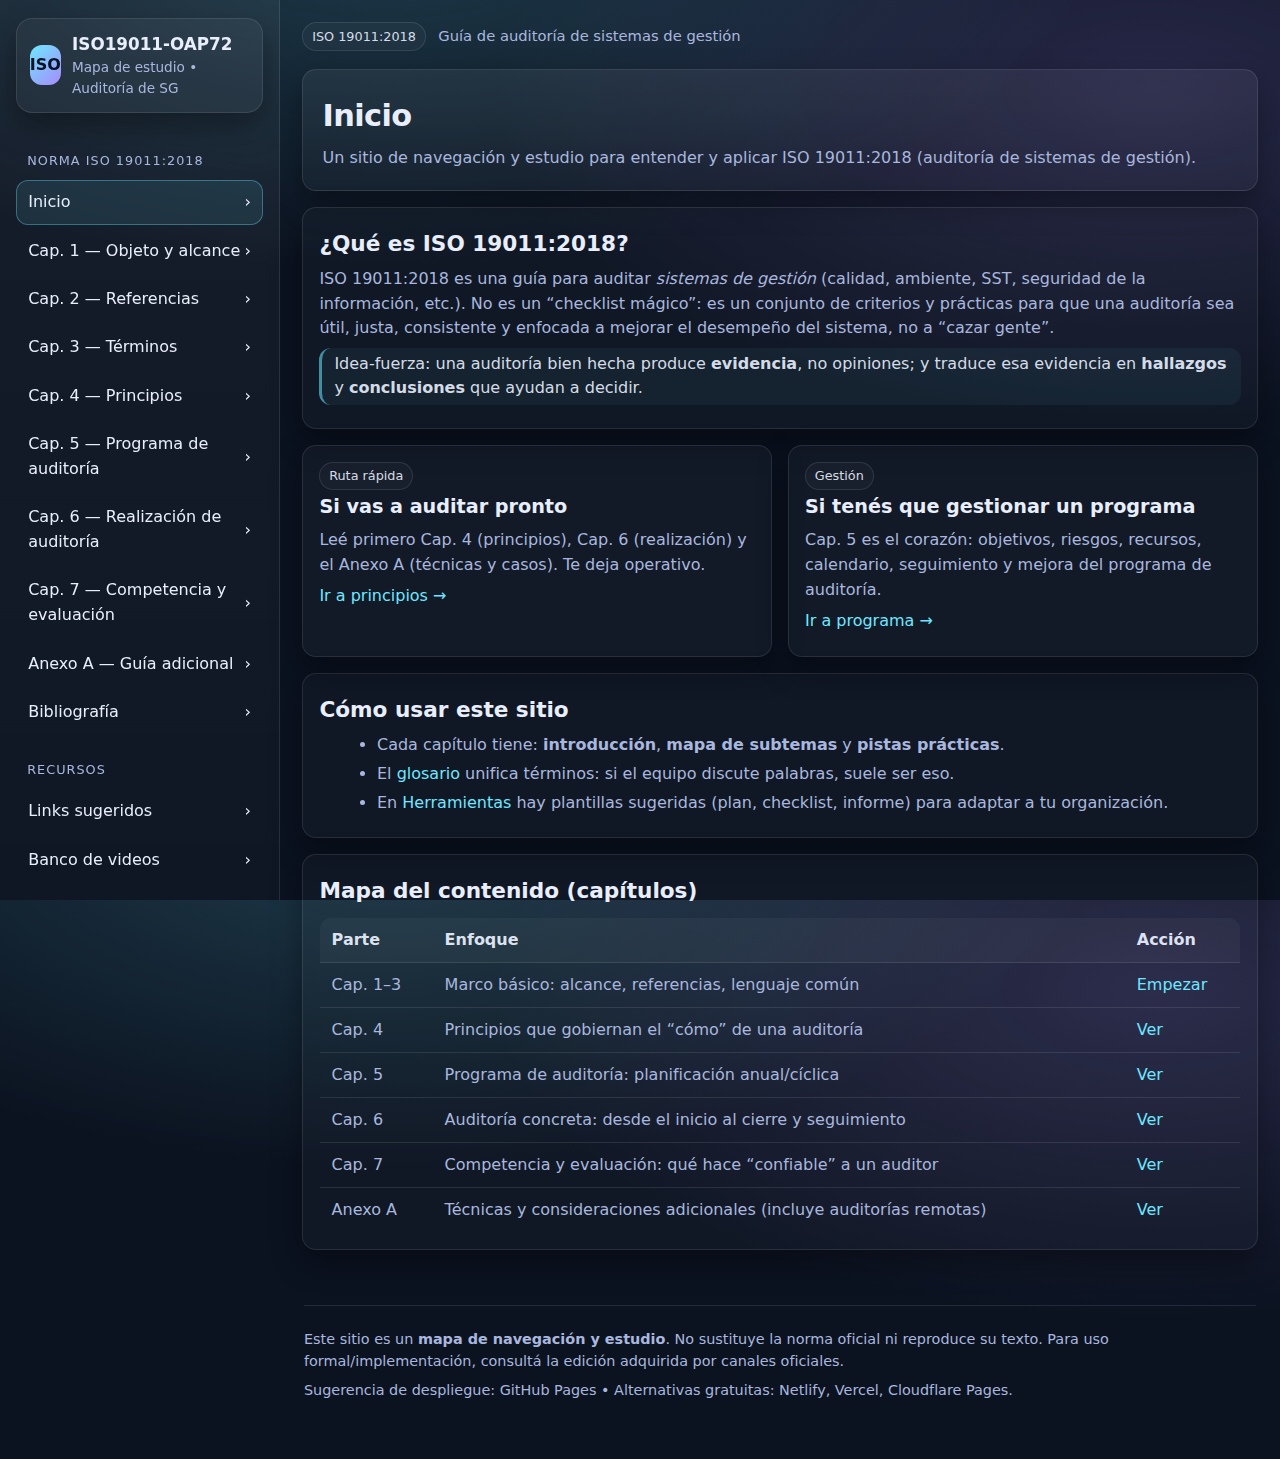
<file: index.html>
<!doctype html>
<html lang="es">
<head>
  <meta charset="utf-8" />
  <meta name="viewport" content="width=device-width,initial-scale=1" />
  <meta name="description" content="ISO19011-OAP72: sitio de estudio y navegación por la estructura de ISO 19011:2018 (directrices para auditoría de sistemas de gestión)." />
  <title>Inicio • ISO19011-OAP72</title>
  <link rel="stylesheet" href="assets/styles.css" />
</head>
<body>
<a class="skip" href="#contenido">Saltar al contenido</a>

<div class="layout">
  <aside class="sidebar" role="navigation">
    <div class="brand">
  <div class="logo" aria-hidden="true">ISO</div>
  <div class="title"><strong>ISO19011-OAP72</strong><span>Mapa de estudio • Auditoría de SG</span></div>
</div>
<nav class="nav" aria-label="Navegación principal">
<div class="group">Norma ISO 19011:2018</div>
<a href="index.html"><span>Inicio</span><span aria-hidden="true">›</span></a>
<a href="cap1-objeto-y-alcance.html"><span>Cap. 1 — Objeto y alcance</span><span aria-hidden="true">›</span></a>
<a href="cap2-referencias.html"><span>Cap. 2 — Referencias</span><span aria-hidden="true">›</span></a>
<a href="cap3-terminos.html"><span>Cap. 3 — Términos</span><span aria-hidden="true">›</span></a>
<a href="cap4-principios.html"><span>Cap. 4 — Principios</span><span aria-hidden="true">›</span></a>
<a href="cap5-programa.html"><span>Cap. 5 — Programa de auditoría</span><span aria-hidden="true">›</span></a>
<a href="cap6-realizacion.html"><span>Cap. 6 — Realización de auditoría</span><span aria-hidden="true">›</span></a>
<a href="cap7-competencia.html"><span>Cap. 7 — Competencia y evaluación</span><span aria-hidden="true">›</span></a>
<a href="anexo-a.html"><span>Anexo A — Guía adicional</span><span aria-hidden="true">›</span></a>
<a href="bibliografia.html"><span>Bibliografía</span><span aria-hidden="true">›</span></a>
<div class="group">Recursos</div>
<a href="links.html"><span>Links sugeridos</span><span aria-hidden="true">›</span></a>
<a href="videos.html"><span>Banco de videos</span><span aria-hidden="true">›</span></a>
<a href="glosario.html"><span>Glosario</span><span aria-hidden="true">›</span></a>
<div class="group">Extras</div>
<a href="herramientas.html"><span>Herramientas (sugeridas)</span><span aria-hidden="true">›</span></a>
</nav>
  </aside>

  <main class="main" id="contenido">
    <div class="topbar">
      <button class="menuBtn" data-menu aria-expanded="false" aria-controls="sidebar">
        <span aria-hidden="true">☰</span> Menú
      </button>
      <div class="meta">
        <span class="badge">ISO 19011:2018</span>
        <span style="margin-left:.5rem;">Guía de auditoría de sistemas de gestión</span>
      </div>
    </div>

    <div class="container">
      <header class="hero">
        <h1>Inicio</h1>
        <p>Un sitio de navegación y estudio para entender y aplicar ISO 19011:2018 (auditoría de sistemas de gestión).</p>
      </header>

      
<section class="section">
  <h2>¿Qué es ISO 19011:2018?</h2>
  <p>
    ISO 19011:2018 es una guía para auditar <em>sistemas de gestión</em> (calidad, ambiente, SST, seguridad de la información, etc.).
    No es un “checklist mágico”: es un conjunto de criterios y prácticas para que una auditoría sea útil, justa, consistente y
    enfocada a mejorar el desempeño del sistema, no a “cazar gente”.
  </p>
  <p class="note">
    Idea-fuerza: una auditoría bien hecha produce <strong>evidencia</strong>, no opiniones; y traduce esa evidencia en
    <strong>hallazgos</strong> y <strong>conclusiones</strong> que ayudan a decidir.
  </p>
</section>

<div class="grid">
  <div class="card">
    <span class="badge">Ruta rápida</span>
    <h2>Si vas a auditar pronto</h2>
    <p>Leé primero Cap. 4 (principios), Cap. 6 (realización) y el Anexo A (técnicas y casos). Te deja operativo.</p>
    <p><a href="cap4-principios.html">Ir a principios →</a></p>
  </div>
  <div class="card">
    <span class="badge">Gestión</span>
    <h2>Si tenés que gestionar un programa</h2>
    <p>Cap. 5 es el corazón: objetivos, riesgos, recursos, calendario, seguimiento y mejora del programa de auditoría.</p>
    <p><a href="cap5-programa.html">Ir a programa →</a></p>
  </div>
</div>

<section class="section">
  <h2>Cómo usar este sitio</h2>
  <ul>
    <li>Cada capítulo tiene: <strong>introducción</strong>, <strong>mapa de subtemas</strong> y <strong>pistas prácticas</strong>.</li>
    <li>El <a href="glosario.html">glosario</a> unifica términos: si el equipo discute palabras, suele ser eso.</li>
    <li>En <a href="herramientas.html">Herramientas</a> hay plantillas sugeridas (plan, checklist, informe) para adaptar a tu organización.</li>
  </ul>
</section>

<section class="section">
  <h2>Mapa del contenido (capítulos)</h2>
  <table class="table" aria-label="Mapa del contenido">
    <thead>
      <tr><th>Parte</th><th>Enfoque</th><th>Acción</th></tr>
    </thead>
    <tbody>
      <tr><td>Cap. 1–3</td><td>Marco básico: alcance, referencias, lenguaje común</td><td><a href="cap1-objeto-y-alcance.html">Empezar</a></td></tr>
      <tr><td>Cap. 4</td><td>Principios que gobiernan el “cómo” de una auditoría</td><td><a href="cap4-principios.html">Ver</a></td></tr>
      <tr><td>Cap. 5</td><td>Programa de auditoría: planificación anual/cíclica</td><td><a href="cap5-programa.html">Ver</a></td></tr>
      <tr><td>Cap. 6</td><td>Auditoría concreta: desde el inicio al cierre y seguimiento</td><td><a href="cap6-realizacion.html">Ver</a></td></tr>
      <tr><td>Cap. 7</td><td>Competencia y evaluación: qué hace “confiable” a un auditor</td><td><a href="cap7-competencia.html">Ver</a></td></tr>
      <tr><td>Anexo A</td><td>Técnicas y consideraciones adicionales (incluye auditorías remotas)</td><td><a href="anexo-a.html">Ver</a></td></tr>
    </tbody>
  </table>
</section>


      <footer class="footer">
        <hr />
        <div>
          Este sitio es un <strong>mapa de navegación y estudio</strong>. No sustituye la norma oficial ni reproduce su texto.
          Para uso formal/implementación, consultá la edición adquirida por canales oficiales.
        </div>
        <div style="margin-top:.4rem;">
          Sugerencia de despliegue: <a href="https://pages.github.com/" target="_blank" rel="noopener">GitHub Pages</a> •
          Alternativas gratuitas: <a href="https://www.netlify.com/" target="_blank" rel="noopener">Netlify</a>,
          <a href="https://vercel.com/" target="_blank" rel="noopener">Vercel</a>,
          <a href="https://pages.cloudflare.com/" target="_blank" rel="noopener">Cloudflare Pages</a>.
        </div>
      </footer>
    </div>
  </main>
</div>

<script src="assets/site.js"></script>
</body>
</html>
</file>
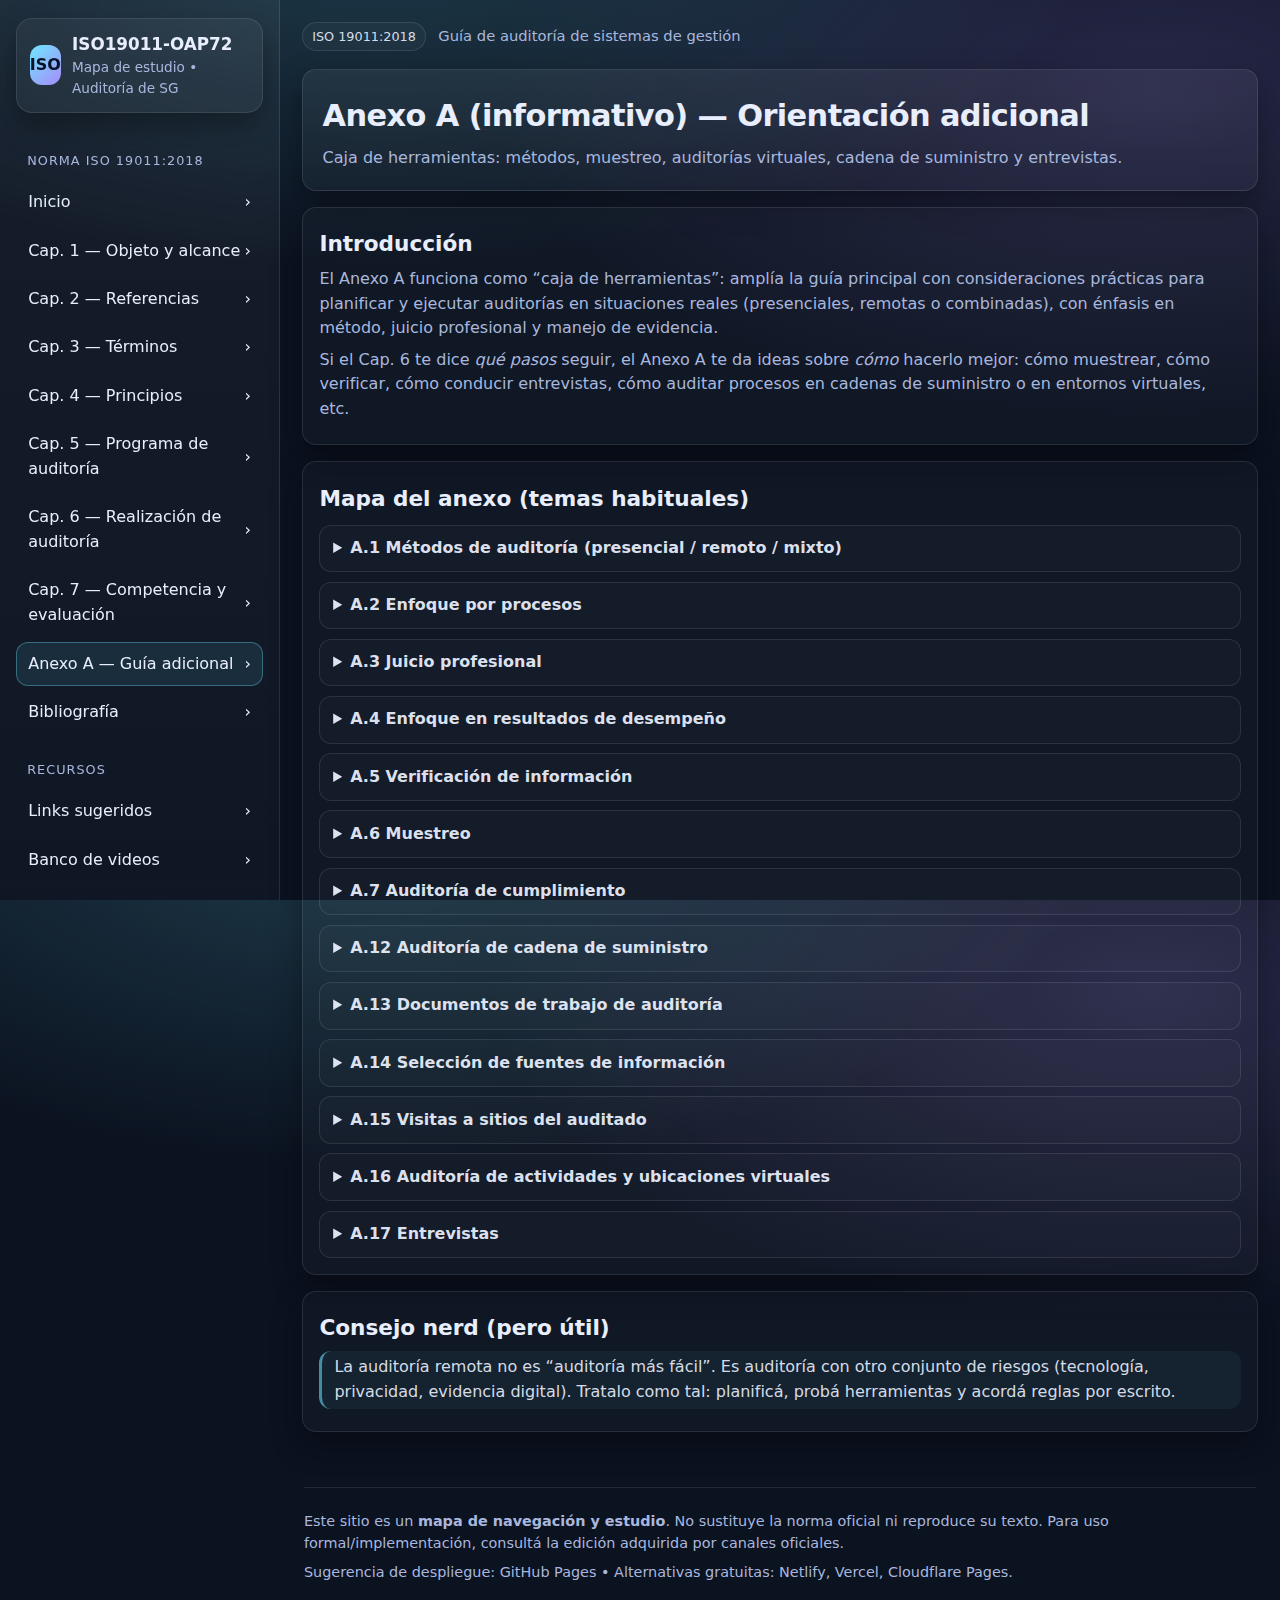
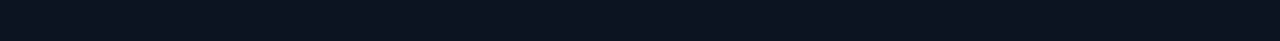
<file: anexo-a.html>
<!doctype html>
<html lang="es">
<head>
  <meta charset="utf-8" />
  <meta name="viewport" content="width=device-width,initial-scale=1" />
  <meta name="description" content="ISO19011-OAP72: sitio de estudio y navegación por la estructura de ISO 19011:2018 (directrices para auditoría de sistemas de gestión)." />
  <title>Anexo A (informativo) — Orientación adicional • ISO19011-OAP72</title>
  <link rel="stylesheet" href="assets/styles.css" />
</head>
<body>
<a class="skip" href="#contenido">Saltar al contenido</a>

<div class="layout">
  <aside class="sidebar" role="navigation">
    <div class="brand">
  <div class="logo" aria-hidden="true">ISO</div>
  <div class="title"><strong>ISO19011-OAP72</strong><span>Mapa de estudio • Auditoría de SG</span></div>
</div>
<nav class="nav" aria-label="Navegación principal">
<div class="group">Norma ISO 19011:2018</div>
<a href="index.html"><span>Inicio</span><span aria-hidden="true">›</span></a>
<a href="cap1-objeto-y-alcance.html"><span>Cap. 1 — Objeto y alcance</span><span aria-hidden="true">›</span></a>
<a href="cap2-referencias.html"><span>Cap. 2 — Referencias</span><span aria-hidden="true">›</span></a>
<a href="cap3-terminos.html"><span>Cap. 3 — Términos</span><span aria-hidden="true">›</span></a>
<a href="cap4-principios.html"><span>Cap. 4 — Principios</span><span aria-hidden="true">›</span></a>
<a href="cap5-programa.html"><span>Cap. 5 — Programa de auditoría</span><span aria-hidden="true">›</span></a>
<a href="cap6-realizacion.html"><span>Cap. 6 — Realización de auditoría</span><span aria-hidden="true">›</span></a>
<a href="cap7-competencia.html"><span>Cap. 7 — Competencia y evaluación</span><span aria-hidden="true">›</span></a>
<a href="anexo-a.html"><span>Anexo A — Guía adicional</span><span aria-hidden="true">›</span></a>
<a href="bibliografia.html"><span>Bibliografía</span><span aria-hidden="true">›</span></a>
<div class="group">Recursos</div>
<a href="links.html"><span>Links sugeridos</span><span aria-hidden="true">›</span></a>
<a href="videos.html"><span>Banco de videos</span><span aria-hidden="true">›</span></a>
<a href="glosario.html"><span>Glosario</span><span aria-hidden="true">›</span></a>
<div class="group">Extras</div>
<a href="herramientas.html"><span>Herramientas (sugeridas)</span><span aria-hidden="true">›</span></a>
</nav>
  </aside>

  <main class="main" id="contenido">
    <div class="topbar">
      <button class="menuBtn" data-menu aria-expanded="false" aria-controls="sidebar">
        <span aria-hidden="true">☰</span> Menú
      </button>
      <div class="meta">
        <span class="badge">ISO 19011:2018</span>
        <span style="margin-left:.5rem;">Guía de auditoría de sistemas de gestión</span>
      </div>
    </div>

    <div class="container">
      <header class="hero">
        <h1>Anexo A (informativo) — Orientación adicional</h1>
        <p>Caja de herramientas: métodos, muestreo, auditorías virtuales, cadena de suministro y entrevistas.</p>
      </header>

      
<section class="section">
  <h2>Introducción</h2>
  <p>
    El Anexo A funciona como “caja de herramientas”: amplía la guía principal con consideraciones prácticas para planificar y ejecutar
    auditorías en situaciones reales (presenciales, remotas o combinadas), con énfasis en método, juicio profesional y manejo de evidencia.
  </p>
  <p>
    Si el Cap. 6 te dice <em>qué pasos</em> seguir, el Anexo A te da ideas sobre <em>cómo</em> hacerlo mejor: cómo muestrear, cómo verificar,
    cómo conducir entrevistas, cómo auditar procesos en cadenas de suministro o en entornos virtuales, etc.
  </p>
</section>

<section class="section">
  <h2>Mapa del anexo (temas habituales)</h2>

  <details>
    <summary>A.1 Métodos de auditoría (presencial / remoto / mixto)</summary>
    <div class="detailsBody">
      <ul>
        <li>Qué métodos existen (entrevistas, revisión documental, observación, análisis de datos, etc.).</li>
        <li>Cómo combinar métodos según viabilidad, riesgo y acceso a evidencia.</li>
      </ul>
    </div>
  </details>

  <details>
    <summary>A.2 Enfoque por procesos</summary>
    <div class="detailsBody">
      <ul>
        <li>Auditar “de entrada a salida”: entradas → actividades → salidas → indicadores → riesgos → controles.</li>
        <li>Cómo evitar auditorías por departamentos que no reflejan el flujo real.</li>
      </ul>
    </div>
  </details>

  <details>
    <summary>A.3 Juicio profesional</summary>
    <div class="detailsBody">
      <ul>
        <li>Decidir con incertidumbre: cuándo una muestra es suficiente, cuándo escalar, cuándo ampliar alcance.</li>
        <li>Cómo documentar el razonamiento para mantener trazabilidad y consistencia.</li>
      </ul>
    </div>
  </details>

  <details>
    <summary>A.4 Enfoque en resultados de desempeño</summary>
    <div class="detailsBody">
      <ul>
        <li>Ir más allá de “cumple/no cumple”: mirar eficacia (resultados), no solo existencia de documentos.</li>
        <li>Uso de indicadores y tendencias para orientar el muestreo.</li>
      </ul>
    </div>
  </details>

  <details>
    <summary>A.5 Verificación de información</summary>
    <div class="detailsBody">
      <ul>
        <li>Triangulación: documento + registro + observación + entrevista coherente.</li>
        <li>Evitar sesgos (confirmación, disponibilidad) y “evidencia anecdótica”.</li>
      </ul>
    </div>
  </details>

  <details>
    <summary>A.6 Muestreo</summary>
    <div class="detailsBody">
      <ul>
        <li>Muestreo por juicio (basado en riesgo) y muestreo estadístico (cuando corresponde).</li>
        <li>Cómo registrar tamaño de muestra, criterios y limitaciones.</li>
      </ul>
    </div>
  </details>

  <details>
    <summary>A.7 Auditoría de cumplimiento</summary>
    <div class="detailsBody">
      <ul>
        <li>Cómo auditar requisitos legales/reglamentarios dentro del sistema de gestión.</li>
        <li>Evaluación de procesos para identificar requisitos, gestionar cambios y demostrar cumplimiento.</li>
      </ul>
    </div>
  </details>

  <details>
    <summary>A.12 Auditoría de cadena de suministro</summary>
    <div class="detailsBody">
      <ul>
        <li>Enfoques para auditorías a proveedores (alcances posibles: sistema completo, proceso, producto, configuración).</li>
        <li>Cómo alinear criterios y expectativas según criticidad del proveedor.</li>
      </ul>
    </div>
  </details>

  <details>
    <summary>A.13 Documentos de trabajo de auditoría</summary>
    <div class="detailsBody">
      <ul>
        <li>Cómo diseñar papeles de trabajo útiles y evitar duplicación en auditorías combinadas.</li>
        <li>Orientación para listas de verificación, matrices, guías de entrevista y registros.</li>
      </ul>
    </div>
  </details>

  <details>
    <summary>A.14 Selección de fuentes de información</summary>
    <div class="detailsBody">
      <ul>
        <li>Fuentes típicas: entrevistas, observación, documentos, registros, datos, feedback de clientes, bases de datos.</li>
      </ul>
    </div>
  </details>

  <details>
    <summary>A.15 Visitas a sitios del auditado</summary>
    <div class="detailsBody">
      <ul>
        <li>Planificación de visita, seguridad y salud, EPP, autorización y minimización de interferencias operativas.</li>
      </ul>
    </div>
  </details>

  <details>
    <summary>A.16 Auditoría de actividades y ubicaciones virtuales</summary>
    <div class="detailsBody">
      <ul>
        <li>Auditorías virtuales (procesos en entornos online) y auditorías remotas (uso de tecnología para recolectar evidencia).</li>
        <li>Riesgos: privacidad, seguridad, continuidad de conexión, grabaciones y permisos.</li>
      </ul>
    </div>
  </details>

  <details>
    <summary>A.17 Entrevistas</summary>
    <div class="detailsBody">
      <ul>
        <li>Preparación, selección de entrevistados, preguntas abiertas, escucha activa y verificación de afirmaciones.</li>
        <li>Adaptación a entrevistas remotas: pausas, privacidad, control de interrupciones, acuerdos de grabación.</li>
      </ul>
    </div>
  </details>
</section>

<section class="section">
  <h2>Consejo nerd (pero útil)</h2>
  <p class="note">
    La auditoría remota no es “auditoría más fácil”. Es auditoría con otro conjunto de riesgos (tecnología, privacidad, evidencia digital).
    Tratalo como tal: planificá, probá herramientas y acordá reglas por escrito.
  </p>
</section>


      <footer class="footer">
        <hr />
        <div>
          Este sitio es un <strong>mapa de navegación y estudio</strong>. No sustituye la norma oficial ni reproduce su texto.
          Para uso formal/implementación, consultá la edición adquirida por canales oficiales.
        </div>
        <div style="margin-top:.4rem;">
          Sugerencia de despliegue: <a href="https://pages.github.com/" target="_blank" rel="noopener">GitHub Pages</a> •
          Alternativas gratuitas: <a href="https://www.netlify.com/" target="_blank" rel="noopener">Netlify</a>,
          <a href="https://vercel.com/" target="_blank" rel="noopener">Vercel</a>,
          <a href="https://pages.cloudflare.com/" target="_blank" rel="noopener">Cloudflare Pages</a>.
        </div>
      </footer>
    </div>
  </main>
</div>

<script src="assets/site.js"></script>
</body>
</html>
</file>
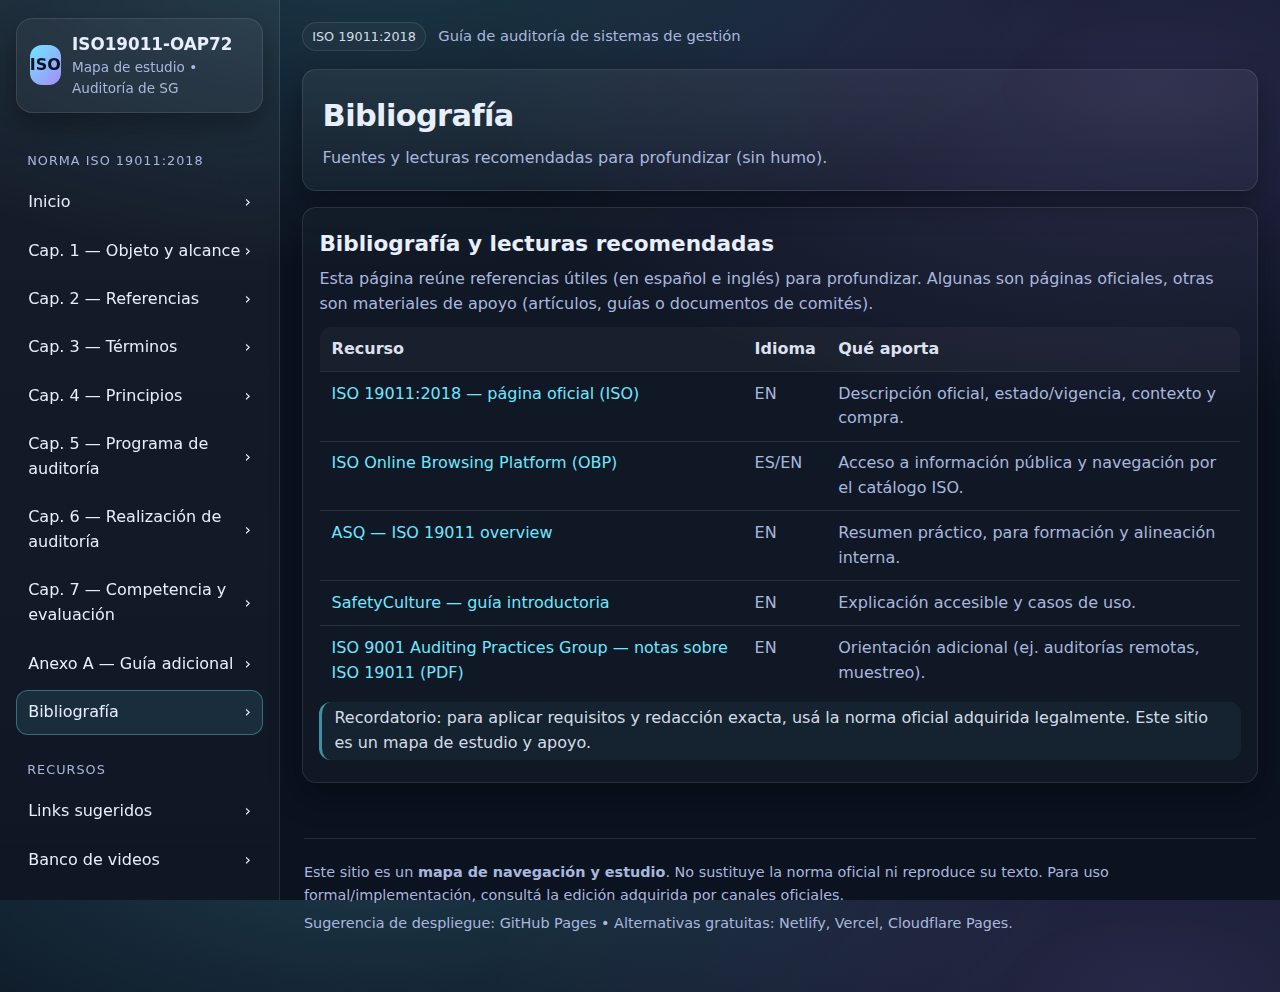
<file: bibliografia.html>
<!doctype html>
<html lang="es">
<head>
  <meta charset="utf-8" />
  <meta name="viewport" content="width=device-width,initial-scale=1" />
  <meta name="description" content="ISO19011-OAP72: sitio de estudio y navegación por la estructura de ISO 19011:2018 (directrices para auditoría de sistemas de gestión)." />
  <title>Bibliografía • ISO19011-OAP72</title>
  <link rel="stylesheet" href="assets/styles.css" />
</head>
<body>
<a class="skip" href="#contenido">Saltar al contenido</a>

<div class="layout">
  <aside class="sidebar" role="navigation">
    <div class="brand">
  <div class="logo" aria-hidden="true">ISO</div>
  <div class="title"><strong>ISO19011-OAP72</strong><span>Mapa de estudio • Auditoría de SG</span></div>
</div>
<nav class="nav" aria-label="Navegación principal">
<div class="group">Norma ISO 19011:2018</div>
<a href="index.html"><span>Inicio</span><span aria-hidden="true">›</span></a>
<a href="cap1-objeto-y-alcance.html"><span>Cap. 1 — Objeto y alcance</span><span aria-hidden="true">›</span></a>
<a href="cap2-referencias.html"><span>Cap. 2 — Referencias</span><span aria-hidden="true">›</span></a>
<a href="cap3-terminos.html"><span>Cap. 3 — Términos</span><span aria-hidden="true">›</span></a>
<a href="cap4-principios.html"><span>Cap. 4 — Principios</span><span aria-hidden="true">›</span></a>
<a href="cap5-programa.html"><span>Cap. 5 — Programa de auditoría</span><span aria-hidden="true">›</span></a>
<a href="cap6-realizacion.html"><span>Cap. 6 — Realización de auditoría</span><span aria-hidden="true">›</span></a>
<a href="cap7-competencia.html"><span>Cap. 7 — Competencia y evaluación</span><span aria-hidden="true">›</span></a>
<a href="anexo-a.html"><span>Anexo A — Guía adicional</span><span aria-hidden="true">›</span></a>
<a href="bibliografia.html"><span>Bibliografía</span><span aria-hidden="true">›</span></a>
<div class="group">Recursos</div>
<a href="links.html"><span>Links sugeridos</span><span aria-hidden="true">›</span></a>
<a href="videos.html"><span>Banco de videos</span><span aria-hidden="true">›</span></a>
<a href="glosario.html"><span>Glosario</span><span aria-hidden="true">›</span></a>
<div class="group">Extras</div>
<a href="herramientas.html"><span>Herramientas (sugeridas)</span><span aria-hidden="true">›</span></a>
</nav>
  </aside>

  <main class="main" id="contenido">
    <div class="topbar">
      <button class="menuBtn" data-menu aria-expanded="false" aria-controls="sidebar">
        <span aria-hidden="true">☰</span> Menú
      </button>
      <div class="meta">
        <span class="badge">ISO 19011:2018</span>
        <span style="margin-left:.5rem;">Guía de auditoría de sistemas de gestión</span>
      </div>
    </div>

    <div class="container">
      <header class="hero">
        <h1>Bibliografía</h1>
        <p>Fuentes y lecturas recomendadas para profundizar (sin humo).</p>
      </header>

      
<section class="section">
  <h2>Bibliografía y lecturas recomendadas</h2>
  <p>
    Esta página reúne referencias útiles (en español e inglés) para profundizar. Algunas son páginas oficiales,
    otras son materiales de apoyo (artículos, guías o documentos de comités).
  </p>

  <table class="table" aria-label="Bibliografía">
    <thead>
      <tr><th>Recurso</th><th>Idioma</th><th>Qué aporta</th></tr>
    </thead>
    <tbody>
      <tr>
        <td><a href="https://www.iso.org/standard/70017.html" target="_blank" rel="noopener">ISO 19011:2018 — página oficial (ISO)</a></td>
        <td>EN</td>
        <td>Descripción oficial, estado/vigencia, contexto y compra.</td>
      </tr>
      <tr>
        <td><a href="https://www.iso.org/obp/ui" target="_blank" rel="noopener">ISO Online Browsing Platform (OBP)</a></td>
        <td>ES/EN</td>
        <td>Acceso a información pública y navegación por el catálogo ISO.</td>
      </tr>
      <tr>
        <td><a href="https://asq.org/quality-resources/iso-19011" target="_blank" rel="noopener">ASQ — ISO 19011 overview</a></td>
        <td>EN</td>
        <td>Resumen práctico, para formación y alineación interna.</td>
      </tr>
      <tr>
        <td><a href="https://safetyculture.com/topics/iso-19011" target="_blank" rel="noopener">SafetyCulture — guía introductoria</a></td>
        <td>EN</td>
        <td>Explicación accesible y casos de uso.</td>
      </tr>
      <tr>
        <td><a href="https://committee.iso.org/files/live/sites/tc176/files/PDF%20APG%20New%20Disclaimer%2012-2023/ISO-TC%20176-TF_APG-ISO_19011_2018.pdf" target="_blank" rel="noopener">ISO 9001 Auditing Practices Group — notas sobre ISO 19011 (PDF)</a></td>
        <td>EN</td>
        <td>Orientación adicional (ej. auditorías remotas, muestreo).</td>
      </tr>
    </tbody>
  </table>

  <p class="note">
    Recordatorio: para aplicar requisitos y redacción exacta, usá la norma oficial adquirida legalmente.
    Este sitio es un mapa de estudio y apoyo.
  </p>
</section>


      <footer class="footer">
        <hr />
        <div>
          Este sitio es un <strong>mapa de navegación y estudio</strong>. No sustituye la norma oficial ni reproduce su texto.
          Para uso formal/implementación, consultá la edición adquirida por canales oficiales.
        </div>
        <div style="margin-top:.4rem;">
          Sugerencia de despliegue: <a href="https://pages.github.com/" target="_blank" rel="noopener">GitHub Pages</a> •
          Alternativas gratuitas: <a href="https://www.netlify.com/" target="_blank" rel="noopener">Netlify</a>,
          <a href="https://vercel.com/" target="_blank" rel="noopener">Vercel</a>,
          <a href="https://pages.cloudflare.com/" target="_blank" rel="noopener">Cloudflare Pages</a>.
        </div>
      </footer>
    </div>
  </main>
</div>

<script src="assets/site.js"></script>
</body>
</html>
</file>
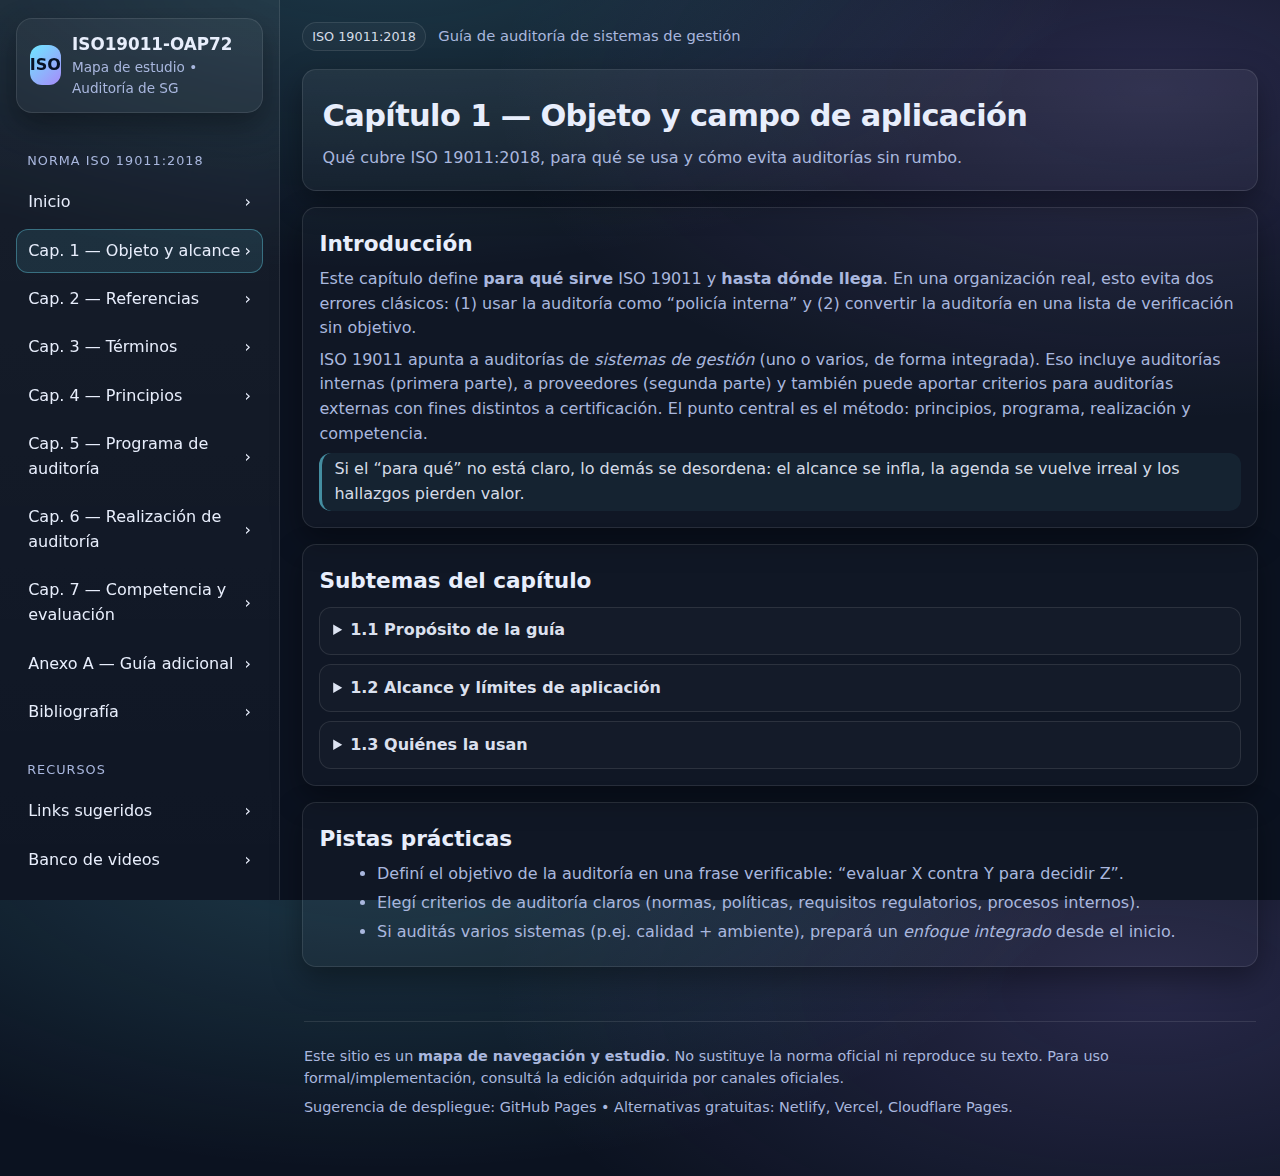
<file: cap1-objeto-y-alcance.html>
<!doctype html>
<html lang="es">
<head>
  <meta charset="utf-8" />
  <meta name="viewport" content="width=device-width,initial-scale=1" />
  <meta name="description" content="ISO19011-OAP72: sitio de estudio y navegación por la estructura de ISO 19011:2018 (directrices para auditoría de sistemas de gestión)." />
  <title>Capítulo 1 — Objeto y campo de aplicación • ISO19011-OAP72</title>
  <link rel="stylesheet" href="assets/styles.css" />
</head>
<body>
<a class="skip" href="#contenido">Saltar al contenido</a>

<div class="layout">
  <aside class="sidebar" role="navigation">
    <div class="brand">
  <div class="logo" aria-hidden="true">ISO</div>
  <div class="title"><strong>ISO19011-OAP72</strong><span>Mapa de estudio • Auditoría de SG</span></div>
</div>
<nav class="nav" aria-label="Navegación principal">
<div class="group">Norma ISO 19011:2018</div>
<a href="index.html"><span>Inicio</span><span aria-hidden="true">›</span></a>
<a href="cap1-objeto-y-alcance.html"><span>Cap. 1 — Objeto y alcance</span><span aria-hidden="true">›</span></a>
<a href="cap2-referencias.html"><span>Cap. 2 — Referencias</span><span aria-hidden="true">›</span></a>
<a href="cap3-terminos.html"><span>Cap. 3 — Términos</span><span aria-hidden="true">›</span></a>
<a href="cap4-principios.html"><span>Cap. 4 — Principios</span><span aria-hidden="true">›</span></a>
<a href="cap5-programa.html"><span>Cap. 5 — Programa de auditoría</span><span aria-hidden="true">›</span></a>
<a href="cap6-realizacion.html"><span>Cap. 6 — Realización de auditoría</span><span aria-hidden="true">›</span></a>
<a href="cap7-competencia.html"><span>Cap. 7 — Competencia y evaluación</span><span aria-hidden="true">›</span></a>
<a href="anexo-a.html"><span>Anexo A — Guía adicional</span><span aria-hidden="true">›</span></a>
<a href="bibliografia.html"><span>Bibliografía</span><span aria-hidden="true">›</span></a>
<div class="group">Recursos</div>
<a href="links.html"><span>Links sugeridos</span><span aria-hidden="true">›</span></a>
<a href="videos.html"><span>Banco de videos</span><span aria-hidden="true">›</span></a>
<a href="glosario.html"><span>Glosario</span><span aria-hidden="true">›</span></a>
<div class="group">Extras</div>
<a href="herramientas.html"><span>Herramientas (sugeridas)</span><span aria-hidden="true">›</span></a>
</nav>
  </aside>

  <main class="main" id="contenido">
    <div class="topbar">
      <button class="menuBtn" data-menu aria-expanded="false" aria-controls="sidebar">
        <span aria-hidden="true">☰</span> Menú
      </button>
      <div class="meta">
        <span class="badge">ISO 19011:2018</span>
        <span style="margin-left:.5rem;">Guía de auditoría de sistemas de gestión</span>
      </div>
    </div>

    <div class="container">
      <header class="hero">
        <h1>Capítulo 1 — Objeto y campo de aplicación</h1>
        <p>Qué cubre ISO 19011:2018, para qué se usa y cómo evita auditorías sin rumbo.</p>
      </header>

      
<section class="section">
  <h2>Introducción</h2>
  <p>
    Este capítulo define <strong>para qué sirve</strong> ISO 19011 y <strong>hasta dónde llega</strong>. En una organización real,
    esto evita dos errores clásicos: (1) usar la auditoría como “policía interna” y (2) convertir la auditoría en una
    lista de verificación sin objetivo.
  </p>
  <p>
    ISO 19011 apunta a auditorías de <em>sistemas de gestión</em> (uno o varios, de forma integrada). Eso incluye auditorías
    internas (primera parte), a proveedores (segunda parte) y también puede aportar criterios para auditorías externas con fines
    distintos a certificación. El punto central es el método: principios, programa, realización y competencia.
  </p>

  <div class="note">
    Si el “para qué” no está claro, lo demás se desordena: el alcance se infla, la agenda se vuelve irreal y los hallazgos pierden valor.
  </div>
</section>

<section class="section">
  <h2>Subtemas del capítulo</h2>

  <details>
    <summary>1.1 Propósito de la guía</summary>
    <div class="detailsBody">
      <ul>
        <li>Qué tipo de auditorías cubre (sistemas de gestión, integradas, combinadas).</li>
        <li>Qué pretende mejorar: consistencia, eficacia, enfoque en evidencia y en riesgos.</li>
      </ul>
    </div>
  </details>

  <details>
    <summary>1.2 Alcance y límites de aplicación</summary>
    <div class="detailsBody">
      <ul>
        <li>Qué queda dentro: planificación, ejecución, informe, seguimiento, competencia.</li>
        <li>Qué queda fuera: requisitos de certificación (eso está en otras normas, p.ej. ISO/IEC 17021-1).</li>
      </ul>
    </div>
  </details>

  <details>
    <summary>1.3 Quiénes la usan</summary>
    <div class="detailsBody">
      <ul>
        <li>Auditores, líderes de equipo, responsables de programa, dueños de proceso, organizaciones auditadas y organizaciones que auditan.</li>
        <li>Formación, evaluación y mejora continua de la función auditoría.</li>
      </ul>
    </div>
  </details>
</section>

<section class="section">
  <h2>Pistas prácticas</h2>
  <ul>
    <li>Definí el objetivo de la auditoría en una frase verificable: “evaluar X contra Y para decidir Z”.</li>
    <li>Elegí criterios de auditoría claros (normas, políticas, requisitos regulatorios, procesos internos).</li>
    <li>Si auditás varios sistemas (p.ej. calidad + ambiente), prepará un <em>enfoque integrado</em> desde el inicio.</li>
  </ul>
</section>


      <footer class="footer">
        <hr />
        <div>
          Este sitio es un <strong>mapa de navegación y estudio</strong>. No sustituye la norma oficial ni reproduce su texto.
          Para uso formal/implementación, consultá la edición adquirida por canales oficiales.
        </div>
        <div style="margin-top:.4rem;">
          Sugerencia de despliegue: <a href="https://pages.github.com/" target="_blank" rel="noopener">GitHub Pages</a> •
          Alternativas gratuitas: <a href="https://www.netlify.com/" target="_blank" rel="noopener">Netlify</a>,
          <a href="https://vercel.com/" target="_blank" rel="noopener">Vercel</a>,
          <a href="https://pages.cloudflare.com/" target="_blank" rel="noopener">Cloudflare Pages</a>.
        </div>
      </footer>
    </div>
  </main>
</div>

<script src="assets/site.js"></script>
</body>
</html>
</file>
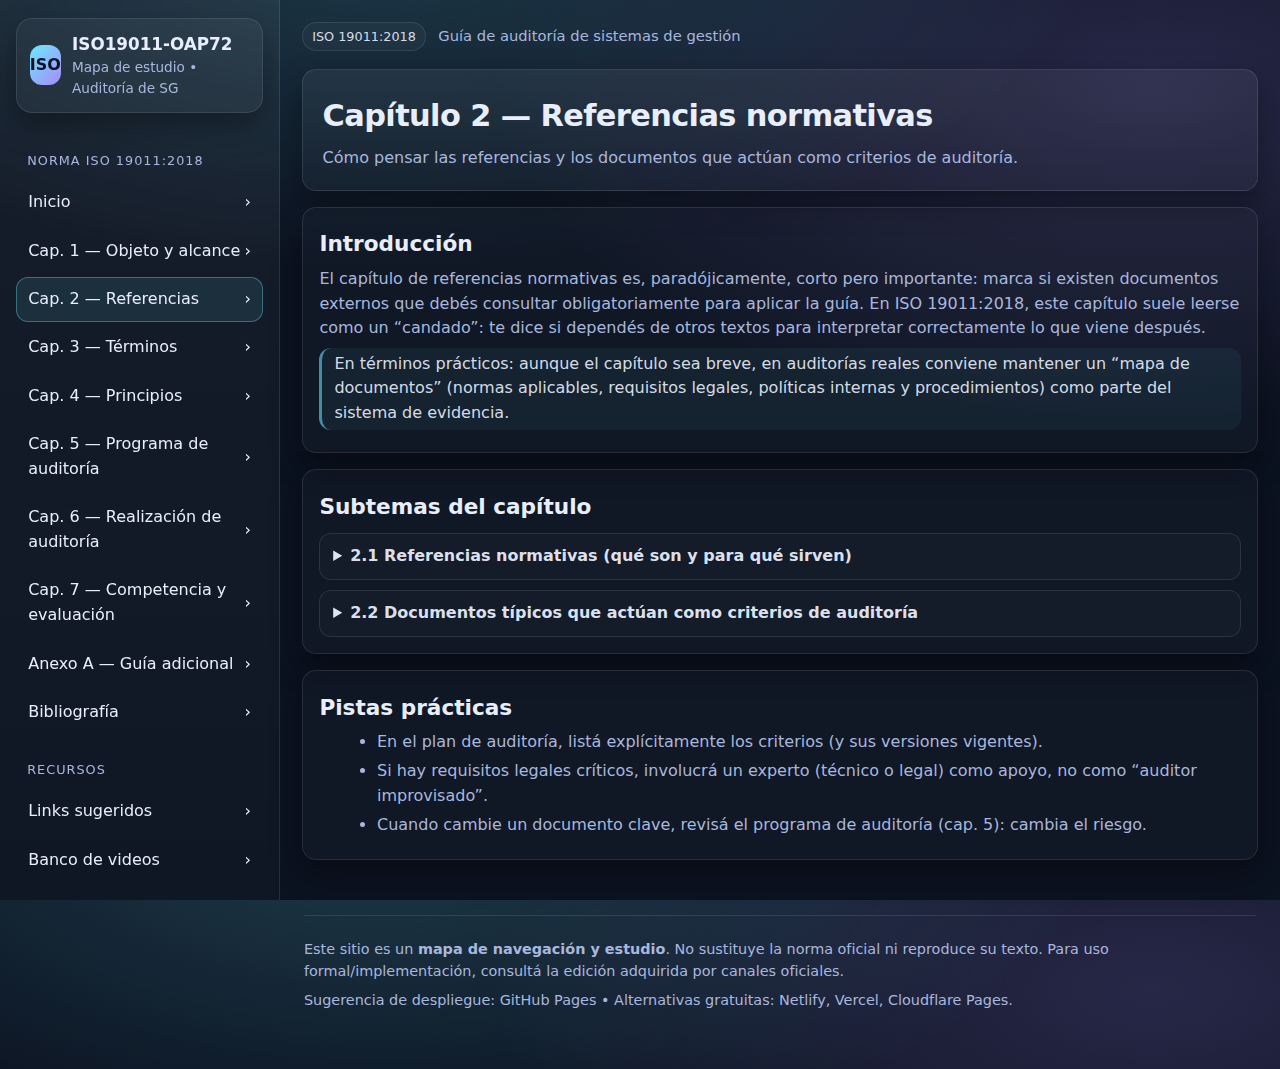
<file: cap2-referencias.html>
<!doctype html>
<html lang="es">
<head>
  <meta charset="utf-8" />
  <meta name="viewport" content="width=device-width,initial-scale=1" />
  <meta name="description" content="ISO19011-OAP72: sitio de estudio y navegación por la estructura de ISO 19011:2018 (directrices para auditoría de sistemas de gestión)." />
  <title>Capítulo 2 — Referencias normativas • ISO19011-OAP72</title>
  <link rel="stylesheet" href="assets/styles.css" />
</head>
<body>
<a class="skip" href="#contenido">Saltar al contenido</a>

<div class="layout">
  <aside class="sidebar" role="navigation">
    <div class="brand">
  <div class="logo" aria-hidden="true">ISO</div>
  <div class="title"><strong>ISO19011-OAP72</strong><span>Mapa de estudio • Auditoría de SG</span></div>
</div>
<nav class="nav" aria-label="Navegación principal">
<div class="group">Norma ISO 19011:2018</div>
<a href="index.html"><span>Inicio</span><span aria-hidden="true">›</span></a>
<a href="cap1-objeto-y-alcance.html"><span>Cap. 1 — Objeto y alcance</span><span aria-hidden="true">›</span></a>
<a href="cap2-referencias.html"><span>Cap. 2 — Referencias</span><span aria-hidden="true">›</span></a>
<a href="cap3-terminos.html"><span>Cap. 3 — Términos</span><span aria-hidden="true">›</span></a>
<a href="cap4-principios.html"><span>Cap. 4 — Principios</span><span aria-hidden="true">›</span></a>
<a href="cap5-programa.html"><span>Cap. 5 — Programa de auditoría</span><span aria-hidden="true">›</span></a>
<a href="cap6-realizacion.html"><span>Cap. 6 — Realización de auditoría</span><span aria-hidden="true">›</span></a>
<a href="cap7-competencia.html"><span>Cap. 7 — Competencia y evaluación</span><span aria-hidden="true">›</span></a>
<a href="anexo-a.html"><span>Anexo A — Guía adicional</span><span aria-hidden="true">›</span></a>
<a href="bibliografia.html"><span>Bibliografía</span><span aria-hidden="true">›</span></a>
<div class="group">Recursos</div>
<a href="links.html"><span>Links sugeridos</span><span aria-hidden="true">›</span></a>
<a href="videos.html"><span>Banco de videos</span><span aria-hidden="true">›</span></a>
<a href="glosario.html"><span>Glosario</span><span aria-hidden="true">›</span></a>
<div class="group">Extras</div>
<a href="herramientas.html"><span>Herramientas (sugeridas)</span><span aria-hidden="true">›</span></a>
</nav>
  </aside>

  <main class="main" id="contenido">
    <div class="topbar">
      <button class="menuBtn" data-menu aria-expanded="false" aria-controls="sidebar">
        <span aria-hidden="true">☰</span> Menú
      </button>
      <div class="meta">
        <span class="badge">ISO 19011:2018</span>
        <span style="margin-left:.5rem;">Guía de auditoría de sistemas de gestión</span>
      </div>
    </div>

    <div class="container">
      <header class="hero">
        <h1>Capítulo 2 — Referencias normativas</h1>
        <p>Cómo pensar las referencias y los documentos que actúan como criterios de auditoría.</p>
      </header>

      
<section class="section">
  <h2>Introducción</h2>
  <p>
    El capítulo de referencias normativas es, paradójicamente, corto pero importante: marca si existen documentos
    externos que debés consultar obligatoriamente para aplicar la guía. En ISO 19011:2018, este capítulo
    suele leerse como un “candado”: te dice si dependés de otros textos para interpretar correctamente lo que viene después.
  </p>
  <p class="note">
    En términos prácticos: aunque el capítulo sea breve, en auditorías reales conviene mantener un “mapa de documentos”
    (normas aplicables, requisitos legales, políticas internas y procedimientos) como parte del sistema de evidencia.
  </p>
</section>

<section class="section">
  <h2>Subtemas del capítulo</h2>

  <details>
    <summary>2.1 Referencias normativas (qué son y para qué sirven)</summary>
    <div class="detailsBody">
      <ul>
        <li>Diferencia entre referencia normativa (obligatoria) y bibliografía (de apoyo).</li>
        <li>Cómo evitar “auditar contra rumores” y auditar contra documentos controlados.</li>
      </ul>
    </div>
  </details>

  <details>
    <summary>2.2 Documentos típicos que actúan como criterios de auditoría</summary>
    <div class="detailsBody">
      <ul>
        <li>Normas de sistemas de gestión (p.ej. ISO 9001, ISO 14001, ISO 45001, ISO/IEC 27001).</li>
        <li>Requisitos regulatorios/estatutarios.</li>
        <li>Políticas, objetivos, mapas de procesos, procedimientos y planes (calidad/proyecto/operación).</li>
      </ul>
    </div>
  </details>
</section>

<section class="section">
  <h2>Pistas prácticas</h2>
  <ul>
    <li>En el plan de auditoría, listá explícitamente los criterios (y sus versiones vigentes).</li>
    <li>Si hay requisitos legales críticos, involucrá un experto (técnico o legal) como apoyo, no como “auditor improvisado”.</li>
    <li>Cuando cambie un documento clave, revisá el programa de auditoría (cap. 5): cambia el riesgo.</li>
  </ul>
</section>


      <footer class="footer">
        <hr />
        <div>
          Este sitio es un <strong>mapa de navegación y estudio</strong>. No sustituye la norma oficial ni reproduce su texto.
          Para uso formal/implementación, consultá la edición adquirida por canales oficiales.
        </div>
        <div style="margin-top:.4rem;">
          Sugerencia de despliegue: <a href="https://pages.github.com/" target="_blank" rel="noopener">GitHub Pages</a> •
          Alternativas gratuitas: <a href="https://www.netlify.com/" target="_blank" rel="noopener">Netlify</a>,
          <a href="https://vercel.com/" target="_blank" rel="noopener">Vercel</a>,
          <a href="https://pages.cloudflare.com/" target="_blank" rel="noopener">Cloudflare Pages</a>.
        </div>
      </footer>
    </div>
  </main>
</div>

<script src="assets/site.js"></script>
</body>
</html>
</file>
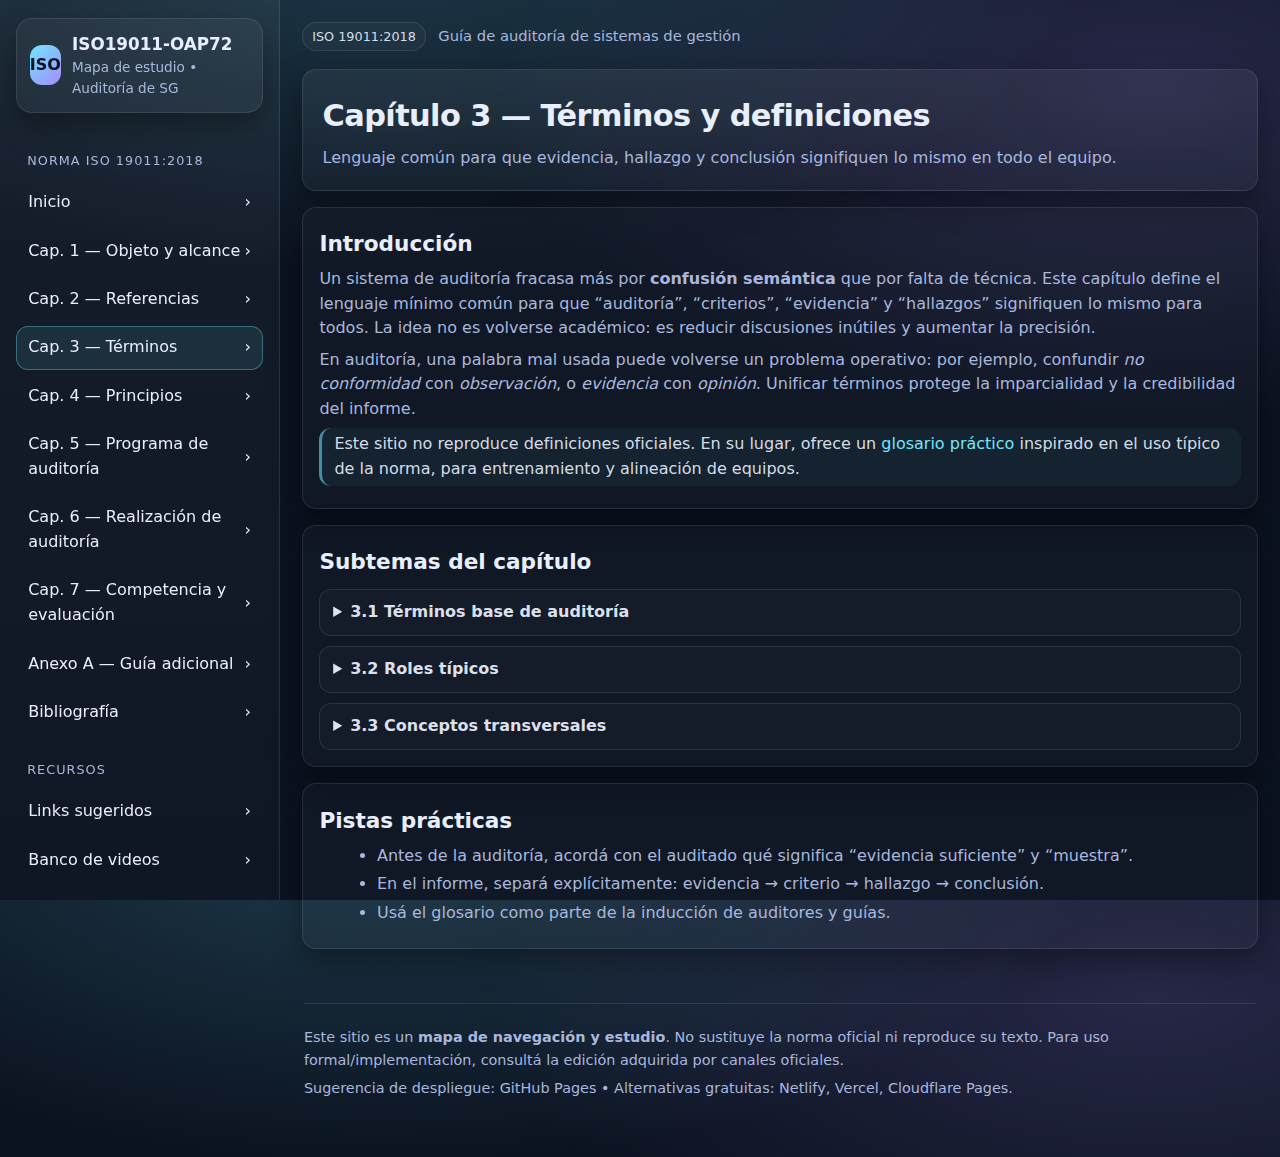
<file: cap3-terminos.html>
<!doctype html>
<html lang="es">
<head>
  <meta charset="utf-8" />
  <meta name="viewport" content="width=device-width,initial-scale=1" />
  <meta name="description" content="ISO19011-OAP72: sitio de estudio y navegación por la estructura de ISO 19011:2018 (directrices para auditoría de sistemas de gestión)." />
  <title>Capítulo 3 — Términos y definiciones • ISO19011-OAP72</title>
  <link rel="stylesheet" href="assets/styles.css" />
</head>
<body>
<a class="skip" href="#contenido">Saltar al contenido</a>

<div class="layout">
  <aside class="sidebar" role="navigation">
    <div class="brand">
  <div class="logo" aria-hidden="true">ISO</div>
  <div class="title"><strong>ISO19011-OAP72</strong><span>Mapa de estudio • Auditoría de SG</span></div>
</div>
<nav class="nav" aria-label="Navegación principal">
<div class="group">Norma ISO 19011:2018</div>
<a href="index.html"><span>Inicio</span><span aria-hidden="true">›</span></a>
<a href="cap1-objeto-y-alcance.html"><span>Cap. 1 — Objeto y alcance</span><span aria-hidden="true">›</span></a>
<a href="cap2-referencias.html"><span>Cap. 2 — Referencias</span><span aria-hidden="true">›</span></a>
<a href="cap3-terminos.html"><span>Cap. 3 — Términos</span><span aria-hidden="true">›</span></a>
<a href="cap4-principios.html"><span>Cap. 4 — Principios</span><span aria-hidden="true">›</span></a>
<a href="cap5-programa.html"><span>Cap. 5 — Programa de auditoría</span><span aria-hidden="true">›</span></a>
<a href="cap6-realizacion.html"><span>Cap. 6 — Realización de auditoría</span><span aria-hidden="true">›</span></a>
<a href="cap7-competencia.html"><span>Cap. 7 — Competencia y evaluación</span><span aria-hidden="true">›</span></a>
<a href="anexo-a.html"><span>Anexo A — Guía adicional</span><span aria-hidden="true">›</span></a>
<a href="bibliografia.html"><span>Bibliografía</span><span aria-hidden="true">›</span></a>
<div class="group">Recursos</div>
<a href="links.html"><span>Links sugeridos</span><span aria-hidden="true">›</span></a>
<a href="videos.html"><span>Banco de videos</span><span aria-hidden="true">›</span></a>
<a href="glosario.html"><span>Glosario</span><span aria-hidden="true">›</span></a>
<div class="group">Extras</div>
<a href="herramientas.html"><span>Herramientas (sugeridas)</span><span aria-hidden="true">›</span></a>
</nav>
  </aside>

  <main class="main" id="contenido">
    <div class="topbar">
      <button class="menuBtn" data-menu aria-expanded="false" aria-controls="sidebar">
        <span aria-hidden="true">☰</span> Menú
      </button>
      <div class="meta">
        <span class="badge">ISO 19011:2018</span>
        <span style="margin-left:.5rem;">Guía de auditoría de sistemas de gestión</span>
      </div>
    </div>

    <div class="container">
      <header class="hero">
        <h1>Capítulo 3 — Términos y definiciones</h1>
        <p>Lenguaje común para que evidencia, hallazgo y conclusión signifiquen lo mismo en todo el equipo.</p>
      </header>

      
<section class="section">
  <h2>Introducción</h2>
  <p>
    Un sistema de auditoría fracasa más por <strong>confusión semántica</strong> que por falta de técnica. Este capítulo
    define el lenguaje mínimo común para que “auditoría”, “criterios”, “evidencia” y “hallazgos” signifiquen lo mismo
    para todos. La idea no es volverse académico: es reducir discusiones inútiles y aumentar la precisión.
  </p>
  <p>
    En auditoría, una palabra mal usada puede volverse un problema operativo: por ejemplo, confundir
    <em>no conformidad</em> con <em>observación</em>, o <em>evidencia</em> con <em>opinión</em>.
    Unificar términos protege la imparcialidad y la credibilidad del informe.
  </p>
  <p class="note">
    Este sitio no reproduce definiciones oficiales. En su lugar, ofrece un <a href="glosario.html">glosario práctico</a>
    inspirado en el uso típico de la norma, para entrenamiento y alineación de equipos.
  </p>
</section>

<section class="section">
  <h2>Subtemas del capítulo</h2>

  <details>
    <summary>3.1 Términos base de auditoría</summary>
    <div class="detailsBody">
      <ul>
        <li>Auditoría, programa de auditoría, plan de auditoría.</li>
        <li>Criterios de auditoría, alcance, objetivos.</li>
        <li>Evidencia, hallazgo, conclusión.</li>
      </ul>
    </div>
  </details>

  <details>
    <summary>3.2 Roles típicos</summary>
    <div class="detailsBody">
      <ul>
        <li>Auditor, líder de equipo auditor, guía, observador, experto técnico.</li>
        <li>Responsable de programa de auditoría (gestión, recursos, seguimiento).</li>
      </ul>
    </div>
  </details>

  <details>
    <summary>3.3 Conceptos transversales</summary>
    <div class="detailsBody">
      <ul>
        <li>Competencia (conocimiento + habilidades + comportamiento personal).</li>
        <li>Riesgo y oportunidad aplicados a auditoría (no solo al sistema auditado).</li>
        <li>Confidencialidad, independencia e imparcialidad.</li>
      </ul>
    </div>
  </details>
</section>

<section class="section">
  <h2>Pistas prácticas</h2>
  <ul>
    <li>Antes de la auditoría, acordá con el auditado qué significa “evidencia suficiente” y “muestra”.</li>
    <li>En el informe, separá explícitamente: evidencia → criterio → hallazgo → conclusión.</li>
    <li>Usá el glosario como parte de la inducción de auditores y guías.</li>
  </ul>
</section>


      <footer class="footer">
        <hr />
        <div>
          Este sitio es un <strong>mapa de navegación y estudio</strong>. No sustituye la norma oficial ni reproduce su texto.
          Para uso formal/implementación, consultá la edición adquirida por canales oficiales.
        </div>
        <div style="margin-top:.4rem;">
          Sugerencia de despliegue: <a href="https://pages.github.com/" target="_blank" rel="noopener">GitHub Pages</a> •
          Alternativas gratuitas: <a href="https://www.netlify.com/" target="_blank" rel="noopener">Netlify</a>,
          <a href="https://vercel.com/" target="_blank" rel="noopener">Vercel</a>,
          <a href="https://pages.cloudflare.com/" target="_blank" rel="noopener">Cloudflare Pages</a>.
        </div>
      </footer>
    </div>
  </main>
</div>

<script src="assets/site.js"></script>
</body>
</html>
</file>
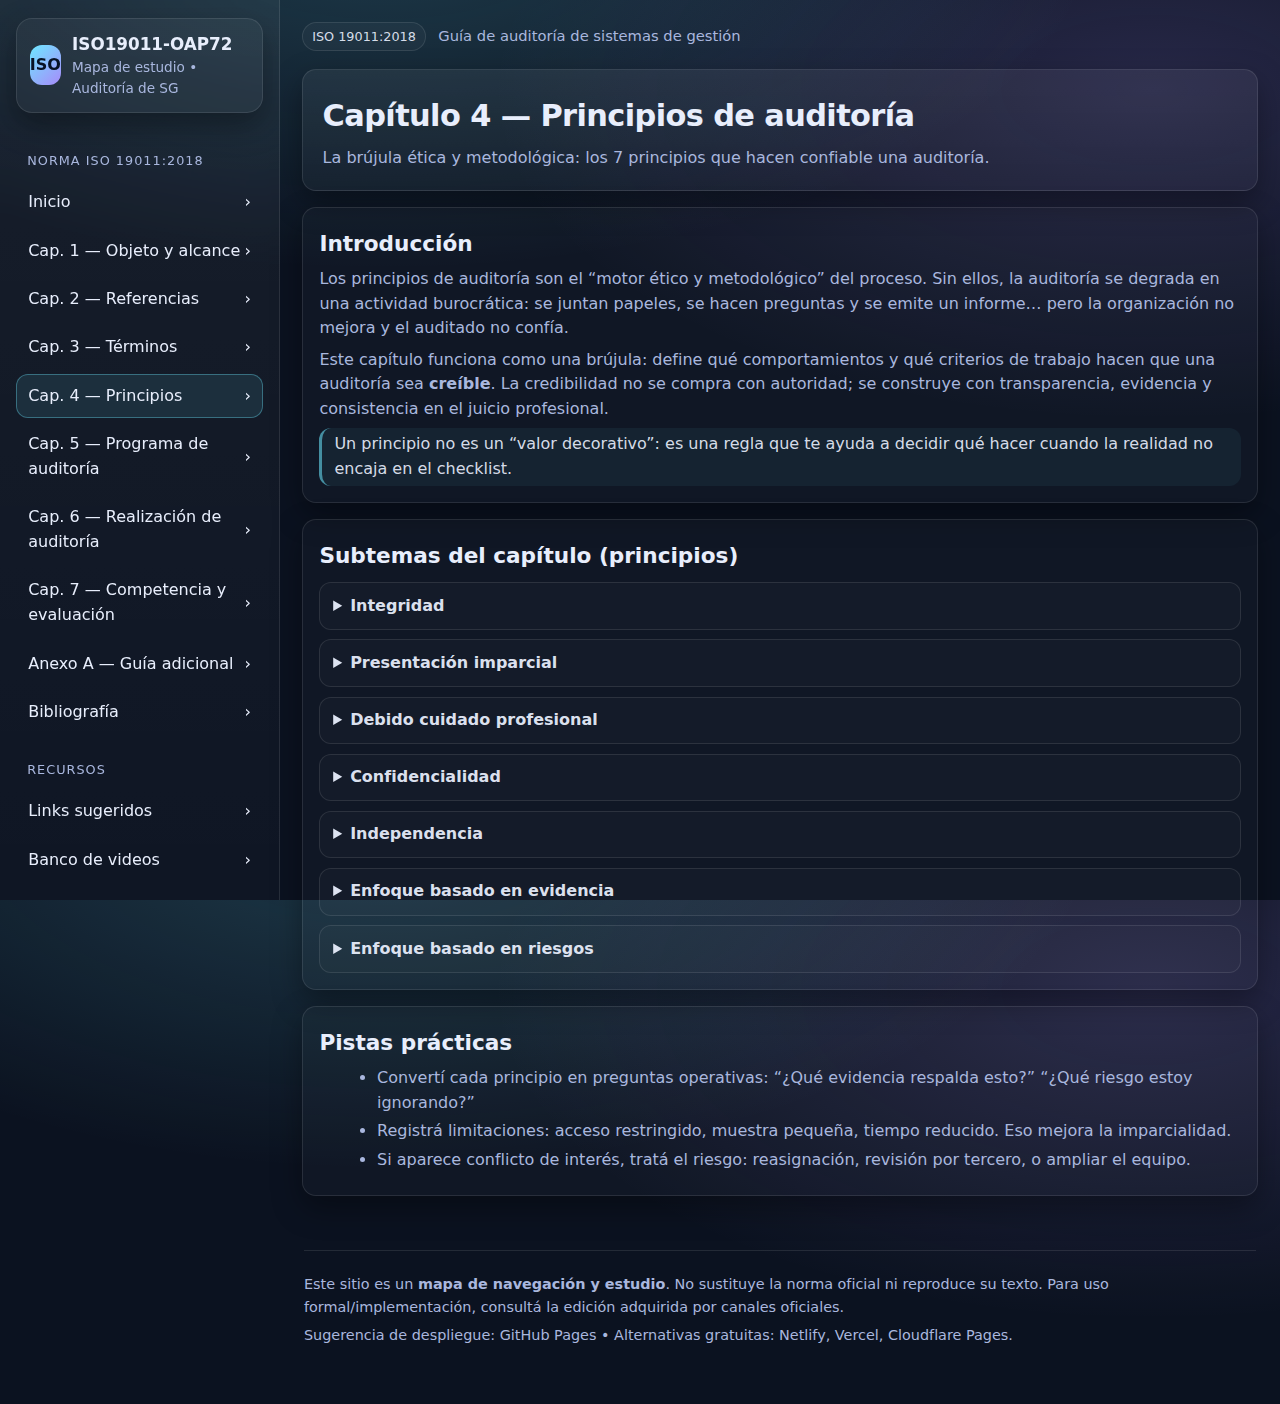
<file: cap4-principios.html>
<!doctype html>
<html lang="es">
<head>
  <meta charset="utf-8" />
  <meta name="viewport" content="width=device-width,initial-scale=1" />
  <meta name="description" content="ISO19011-OAP72: sitio de estudio y navegación por la estructura de ISO 19011:2018 (directrices para auditoría de sistemas de gestión)." />
  <title>Capítulo 4 — Principios de auditoría • ISO19011-OAP72</title>
  <link rel="stylesheet" href="assets/styles.css" />
</head>
<body>
<a class="skip" href="#contenido">Saltar al contenido</a>

<div class="layout">
  <aside class="sidebar" role="navigation">
    <div class="brand">
  <div class="logo" aria-hidden="true">ISO</div>
  <div class="title"><strong>ISO19011-OAP72</strong><span>Mapa de estudio • Auditoría de SG</span></div>
</div>
<nav class="nav" aria-label="Navegación principal">
<div class="group">Norma ISO 19011:2018</div>
<a href="index.html"><span>Inicio</span><span aria-hidden="true">›</span></a>
<a href="cap1-objeto-y-alcance.html"><span>Cap. 1 — Objeto y alcance</span><span aria-hidden="true">›</span></a>
<a href="cap2-referencias.html"><span>Cap. 2 — Referencias</span><span aria-hidden="true">›</span></a>
<a href="cap3-terminos.html"><span>Cap. 3 — Términos</span><span aria-hidden="true">›</span></a>
<a href="cap4-principios.html"><span>Cap. 4 — Principios</span><span aria-hidden="true">›</span></a>
<a href="cap5-programa.html"><span>Cap. 5 — Programa de auditoría</span><span aria-hidden="true">›</span></a>
<a href="cap6-realizacion.html"><span>Cap. 6 — Realización de auditoría</span><span aria-hidden="true">›</span></a>
<a href="cap7-competencia.html"><span>Cap. 7 — Competencia y evaluación</span><span aria-hidden="true">›</span></a>
<a href="anexo-a.html"><span>Anexo A — Guía adicional</span><span aria-hidden="true">›</span></a>
<a href="bibliografia.html"><span>Bibliografía</span><span aria-hidden="true">›</span></a>
<div class="group">Recursos</div>
<a href="links.html"><span>Links sugeridos</span><span aria-hidden="true">›</span></a>
<a href="videos.html"><span>Banco de videos</span><span aria-hidden="true">›</span></a>
<a href="glosario.html"><span>Glosario</span><span aria-hidden="true">›</span></a>
<div class="group">Extras</div>
<a href="herramientas.html"><span>Herramientas (sugeridas)</span><span aria-hidden="true">›</span></a>
</nav>
  </aside>

  <main class="main" id="contenido">
    <div class="topbar">
      <button class="menuBtn" data-menu aria-expanded="false" aria-controls="sidebar">
        <span aria-hidden="true">☰</span> Menú
      </button>
      <div class="meta">
        <span class="badge">ISO 19011:2018</span>
        <span style="margin-left:.5rem;">Guía de auditoría de sistemas de gestión</span>
      </div>
    </div>

    <div class="container">
      <header class="hero">
        <h1>Capítulo 4 — Principios de auditoría</h1>
        <p>La brújula ética y metodológica: los 7 principios que hacen confiable una auditoría.</p>
      </header>

      
<section class="section">
  <h2>Introducción</h2>
  <p>
    Los principios de auditoría son el “motor ético y metodológico” del proceso. Sin ellos, la auditoría se degrada en
    una actividad burocrática: se juntan papeles, se hacen preguntas y se emite un informe… pero la organización
    no mejora y el auditado no confía.
  </p>
  <p>
    Este capítulo funciona como una brújula: define qué comportamientos y qué criterios de trabajo hacen que una auditoría
    sea <strong>creíble</strong>. La credibilidad no se compra con autoridad; se construye con transparencia, evidencia y
    consistencia en el juicio profesional.
  </p>

  <div class="note">
    Un principio no es un “valor decorativo”: es una regla que te ayuda a decidir qué hacer cuando la realidad no encaja en el checklist.
  </div>
</section>

<section class="section">
  <h2>Subtemas del capítulo (principios)</h2>

  <details>
    <summary>Integridad</summary>
    <div class="detailsBody">
      <p>Honestidad intelectual: no inventar, no exagerar, no “acomodar” hallazgos para quedar bien o mal.</p>
    </div>
  </details>

  <details>
    <summary>Presentación imparcial</summary>
    <div class="detailsBody">
      <p>Contar lo que se encontró tal como es, incluyendo obstáculos, limitaciones de evidencia y puntos fuertes.</p>
    </div>
  </details>

  <details>
    <summary>Debido cuidado profesional</summary>
    <div class="detailsBody">
      <p>Actuar con diligencia: planificar, muestrear con criterio, gestionar tiempos y documentar de forma útil.</p>
    </div>
  </details>

  <details>
    <summary>Confidencialidad</summary>
    <div class="detailsBody">
      <p>Proteger información sensible. Una auditoría sin confidencialidad pierde acceso a evidencia real.</p>
    </div>
  </details>

  <details>
    <summary>Independencia</summary>
    <div class="detailsBody">
      <p>Evitar sesgos por conflicto de interés. La independencia es condición para conclusiones confiables.</p>
    </div>
  </details>

  <details>
    <summary>Enfoque basado en evidencia</summary>
    <div class="detailsBody">
      <p>Las conclusiones se sostienen con datos verificables (documentos, registros, observaciones, entrevistas corroboradas).</p>
    </div>
  </details>

  <details>
    <summary>Enfoque basado en riesgos</summary>
    <div class="detailsBody">
      <p>Priorizar lo importante: dónde puede fallar el sistema y dónde hay oportunidades de mejora con mayor impacto.</p>
    </div>
  </details>
</section>

<section class="section">
  <h2>Pistas prácticas</h2>
  <ul>
    <li>Convertí cada principio en preguntas operativas: “¿Qué evidencia respalda esto?” “¿Qué riesgo estoy ignorando?”</li>
    <li>Registrá limitaciones: acceso restringido, muestra pequeña, tiempo reducido. Eso mejora la imparcialidad.</li>
    <li>Si aparece conflicto de interés, tratá el riesgo: reasignación, revisión por tercero, o ampliar el equipo.</li>
  </ul>
</section>


      <footer class="footer">
        <hr />
        <div>
          Este sitio es un <strong>mapa de navegación y estudio</strong>. No sustituye la norma oficial ni reproduce su texto.
          Para uso formal/implementación, consultá la edición adquirida por canales oficiales.
        </div>
        <div style="margin-top:.4rem;">
          Sugerencia de despliegue: <a href="https://pages.github.com/" target="_blank" rel="noopener">GitHub Pages</a> •
          Alternativas gratuitas: <a href="https://www.netlify.com/" target="_blank" rel="noopener">Netlify</a>,
          <a href="https://vercel.com/" target="_blank" rel="noopener">Vercel</a>,
          <a href="https://pages.cloudflare.com/" target="_blank" rel="noopener">Cloudflare Pages</a>.
        </div>
      </footer>
    </div>
  </main>
</div>

<script src="assets/site.js"></script>
</body>
</html>
</file>
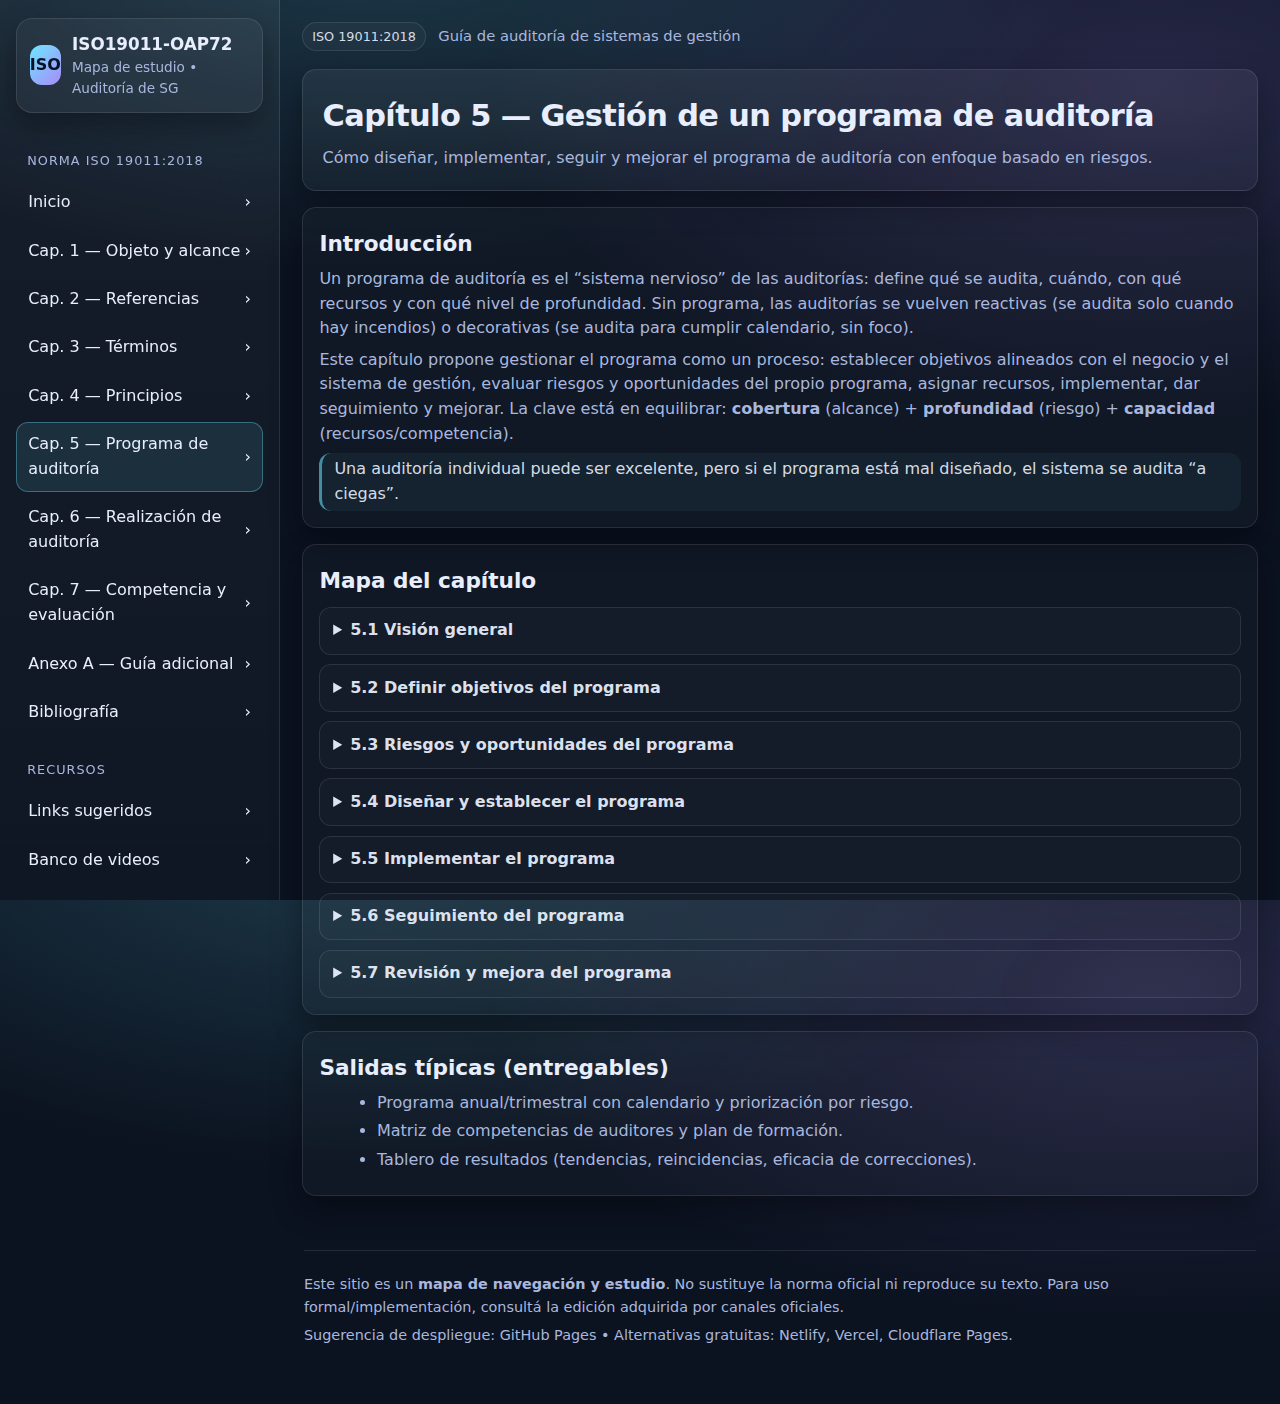
<file: cap5-programa.html>
<!doctype html>
<html lang="es">
<head>
  <meta charset="utf-8" />
  <meta name="viewport" content="width=device-width,initial-scale=1" />
  <meta name="description" content="ISO19011-OAP72: sitio de estudio y navegación por la estructura de ISO 19011:2018 (directrices para auditoría de sistemas de gestión)." />
  <title>Capítulo 5 — Gestión de un programa de auditoría • ISO19011-OAP72</title>
  <link rel="stylesheet" href="assets/styles.css" />
</head>
<body>
<a class="skip" href="#contenido">Saltar al contenido</a>

<div class="layout">
  <aside class="sidebar" role="navigation">
    <div class="brand">
  <div class="logo" aria-hidden="true">ISO</div>
  <div class="title"><strong>ISO19011-OAP72</strong><span>Mapa de estudio • Auditoría de SG</span></div>
</div>
<nav class="nav" aria-label="Navegación principal">
<div class="group">Norma ISO 19011:2018</div>
<a href="index.html"><span>Inicio</span><span aria-hidden="true">›</span></a>
<a href="cap1-objeto-y-alcance.html"><span>Cap. 1 — Objeto y alcance</span><span aria-hidden="true">›</span></a>
<a href="cap2-referencias.html"><span>Cap. 2 — Referencias</span><span aria-hidden="true">›</span></a>
<a href="cap3-terminos.html"><span>Cap. 3 — Términos</span><span aria-hidden="true">›</span></a>
<a href="cap4-principios.html"><span>Cap. 4 — Principios</span><span aria-hidden="true">›</span></a>
<a href="cap5-programa.html"><span>Cap. 5 — Programa de auditoría</span><span aria-hidden="true">›</span></a>
<a href="cap6-realizacion.html"><span>Cap. 6 — Realización de auditoría</span><span aria-hidden="true">›</span></a>
<a href="cap7-competencia.html"><span>Cap. 7 — Competencia y evaluación</span><span aria-hidden="true">›</span></a>
<a href="anexo-a.html"><span>Anexo A — Guía adicional</span><span aria-hidden="true">›</span></a>
<a href="bibliografia.html"><span>Bibliografía</span><span aria-hidden="true">›</span></a>
<div class="group">Recursos</div>
<a href="links.html"><span>Links sugeridos</span><span aria-hidden="true">›</span></a>
<a href="videos.html"><span>Banco de videos</span><span aria-hidden="true">›</span></a>
<a href="glosario.html"><span>Glosario</span><span aria-hidden="true">›</span></a>
<div class="group">Extras</div>
<a href="herramientas.html"><span>Herramientas (sugeridas)</span><span aria-hidden="true">›</span></a>
</nav>
  </aside>

  <main class="main" id="contenido">
    <div class="topbar">
      <button class="menuBtn" data-menu aria-expanded="false" aria-controls="sidebar">
        <span aria-hidden="true">☰</span> Menú
      </button>
      <div class="meta">
        <span class="badge">ISO 19011:2018</span>
        <span style="margin-left:.5rem;">Guía de auditoría de sistemas de gestión</span>
      </div>
    </div>

    <div class="container">
      <header class="hero">
        <h1>Capítulo 5 — Gestión de un programa de auditoría</h1>
        <p>Cómo diseñar, implementar, seguir y mejorar el programa de auditoría con enfoque basado en riesgos.</p>
      </header>

      
<section class="section">
  <h2>Introducción</h2>
  <p>
    Un programa de auditoría es el “sistema nervioso” de las auditorías: define qué se audita, cuándo, con qué recursos y con
    qué nivel de profundidad. Sin programa, las auditorías se vuelven reactivas (se audita solo cuando hay incendios) o decorativas
    (se audita para cumplir calendario, sin foco).
  </p>
  <p>
    Este capítulo propone gestionar el programa como un proceso: establecer objetivos alineados con el negocio y el sistema de gestión,
    evaluar riesgos y oportunidades del propio programa, asignar recursos, implementar, dar seguimiento y mejorar. La clave está en
    equilibrar: <strong>cobertura</strong> (alcance) + <strong>profundidad</strong> (riesgo) + <strong>capacidad</strong> (recursos/competencia).
  </p>
  <div class="note">
    Una auditoría individual puede ser excelente, pero si el programa está mal diseñado, el sistema se audita “a ciegas”.
  </div>
</section>

<section class="section">
  <h2>Mapa del capítulo</h2>

  <details>
    <summary>5.1 Visión general</summary>
    <div class="detailsBody">
      <ul>
        <li>Qué es un programa de auditoría y qué resultados debe producir.</li>
        <li>Cómo se integra con planificación del sistema de gestión y con prioridades del negocio.</li>
      </ul>
    </div>
  </details>

  <details>
    <summary>5.2 Definir objetivos del programa</summary>
    <div class="detailsBody">
      <ul>
        <li>Objetivos típicos: conformidad, eficacia, mejora, verificación de cambios, evaluación de proveedores.</li>
        <li>Indicadores: cumplimiento del plan, calidad de hallazgos, tiempos de cierre, valor agregado percibido.</li>
      </ul>
    </div>
  </details>

  <details>
    <summary>5.3 Riesgos y oportunidades del programa</summary>
    <div class="detailsBody">
      <ul>
        <li>Riesgos: sesgo, falta de competencia, muestreo pobre, dependencia de una sola persona, acceso limitado.</li>
        <li>Oportunidades: auditorías integradas, uso de TIC, enfoques por proceso, revisión remota de evidencia.</li>
      </ul>
    </div>
  </details>

  <details>
    <summary>5.4 Diseñar y establecer el programa</summary>
    <div class="detailsBody">
      <details>
        <summary>5.4.1 Roles y responsabilidades de quienes gestionan el programa</summary>
        <div class="detailsBody">
          <ul>
            <li>Autorizar el programa, asegurar independencia, coordinar con áreas, y remover obstáculos.</li>
            <li>Definir reglas de reporte, escalamiento y gestión de conflictos.</li>
          </ul>
        </div>
      </details>

      <details>
        <summary>5.4.2 Competencia de quienes gestionan el programa</summary>
        <div class="detailsBody">
          <ul>
            <li>Conocer sistemas de gestión, técnicas de auditoría y gestión de riesgos.</li>
            <li>Habilidades de planificación, comunicación y manejo de partes interesadas.</li>
          </ul>
        </div>
      </details>

      <details>
        <summary>5.4.3 Determinar el alcance/“extensión” del programa</summary>
        <div class="detailsBody">
          <ul>
            <li>Cobertura de procesos, sitios, turnos, proveedores críticos, cambios recientes.</li>
            <li>Frecuencia y profundidad según riesgo (impacto × probabilidad).</li>
          </ul>
        </div>
      </details>

      <details>
        <summary>5.4.4 Determinar recursos del programa</summary>
        <div class="detailsBody">
          <ul>
            <li>Tiempo, disponibilidad de auditores, expertos técnicos, herramientas y presupuesto.</li>
            <li>Capacidad para auditorías remotas/mixtas, y seguridad/privacidad de la información.</li>
          </ul>
        </div>
      </details>
    </div>
  </details>

  <details>
    <summary>5.5 Implementar el programa</summary>
    <div class="detailsBody">
      <details>
        <summary>5.5.1 Lineamientos generales de implementación</summary>
        <div class="detailsBody">
          <ul>
            <li>Calendario, comunicación del plan, coordinación con operaciones, y control de cambios.</li>
          </ul>
        </div>
      </details>

      <details>
        <summary>5.5.2 Definir objetivo, alcance y criterios de cada auditoría</summary>
        <div class="detailsBody">
          <ul>
            <li>Conectar cada auditoría con objetivos del programa y riesgos del sistema.</li>
            <li>Explicitar criterios (normas, procedimientos, requisitos legales, objetivos internos).</li>
          </ul>
        </div>
      </details>

      <details>
        <summary>5.5.3 Elegir métodos de auditoría (presencial, remoto o mixto)</summary>
        <div class="detailsBody">
          <ul>
            <li>Seleccionar métodos según viabilidad, riesgo, acceso a evidencia y madurez del auditado.</li>
          </ul>
        </div>
      </details>

      <details>
        <summary>5.5.4 Seleccionar integrantes del equipo auditor</summary>
        <div class="detailsBody">
          <ul>
            <li>Competencia técnica + habilidades blandas + independencia.</li>
            <li>Rotación y asignación para minimizar sesgos.</li>
          </ul>
        </div>
      </details>

      <details>
        <summary>5.5.5 Asignar responsabilidades al líder del equipo</summary>
        <div class="detailsBody">
          <ul>
            <li>Coordinar tareas, gestionar tiempos, resolver conflictos, asegurar calidad del informe.</li>
          </ul>
        </div>
      </details>

      <details>
        <summary>5.5.6 Gestionar los resultados del programa</summary>
        <div class="detailsBody">
          <ul>
            <li>Analizar tendencias (reincidencias, procesos críticos, eficacia de acciones correctivas).</li>
            <li>Reportar a la dirección y realimentar la planificación del sistema de gestión.</li>
          </ul>
        </div>
      </details>

      <details>
        <summary>5.5.7 Gestionar y conservar registros del programa</summary>
        <div class="detailsBody">
          <ul>
            <li>Planes, informes, evidencias, competencias, evaluaciones y seguimiento.</li>
            <li>Control de acceso, confidencialidad y retención documental.</li>
          </ul>
        </div>
      </details>
    </div>
  </details>

  <details>
    <summary>5.6 Seguimiento del programa</summary>
    <div class="detailsBody">
      <ul>
        <li>Medir desempeño del programa con indicadores y feedback.</li>
        <li>Detectar desvíos: atrasos, baja calidad de evidencia, conflicto recurrente, etc.</li>
      </ul>
    </div>
  </details>

  <details>
    <summary>5.7 Revisión y mejora del programa</summary>
    <div class="detailsBody">
      <ul>
        <li>Aprendizajes del ciclo: qué funcionó, qué sobró, qué faltó.</li>
        <li>Mejoras: capacitación, cambios de método, reajuste de frecuencia por riesgo.</li>
      </ul>
    </div>
  </details>
</section>

<section class="section">
  <h2>Salidas típicas (entregables)</h2>
  <ul>
    <li>Programa anual/trimestral con calendario y priorización por riesgo.</li>
    <li>Matriz de competencias de auditores y plan de formación.</li>
    <li>Tablero de resultados (tendencias, reincidencias, eficacia de correcciones).</li>
  </ul>
</section>


      <footer class="footer">
        <hr />
        <div>
          Este sitio es un <strong>mapa de navegación y estudio</strong>. No sustituye la norma oficial ni reproduce su texto.
          Para uso formal/implementación, consultá la edición adquirida por canales oficiales.
        </div>
        <div style="margin-top:.4rem;">
          Sugerencia de despliegue: <a href="https://pages.github.com/" target="_blank" rel="noopener">GitHub Pages</a> •
          Alternativas gratuitas: <a href="https://www.netlify.com/" target="_blank" rel="noopener">Netlify</a>,
          <a href="https://vercel.com/" target="_blank" rel="noopener">Vercel</a>,
          <a href="https://pages.cloudflare.com/" target="_blank" rel="noopener">Cloudflare Pages</a>.
        </div>
      </footer>
    </div>
  </main>
</div>

<script src="assets/site.js"></script>
</body>
</html>
</file>
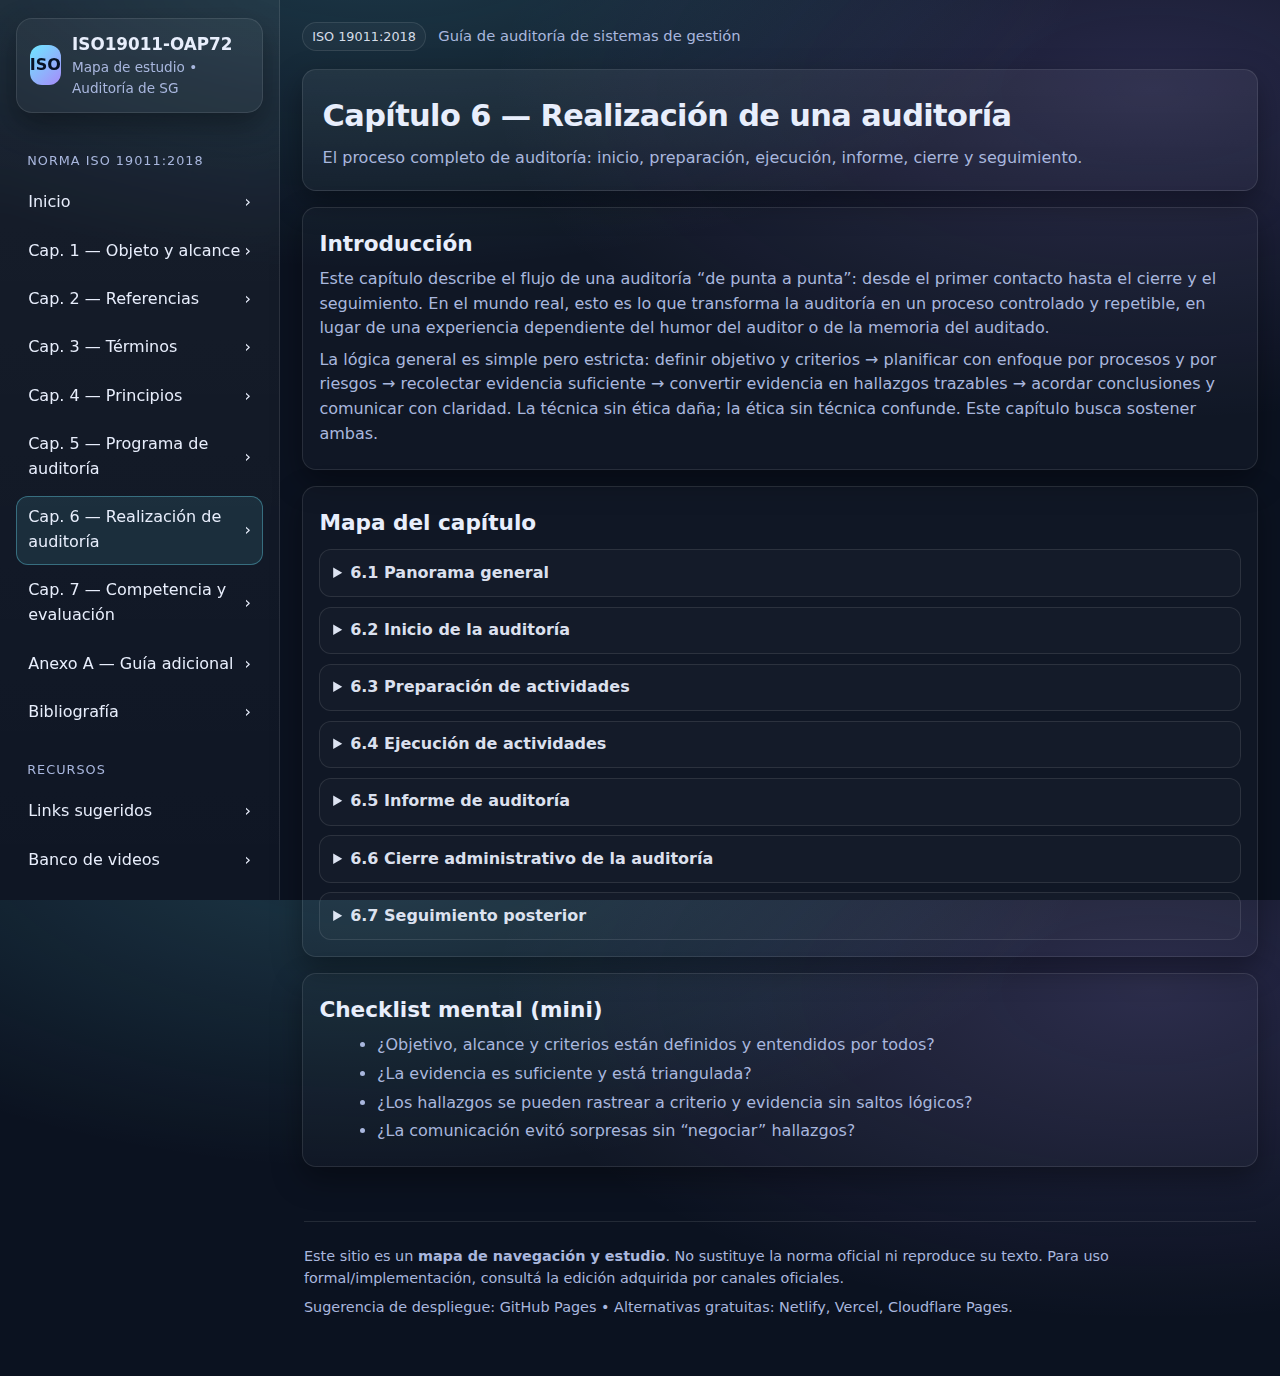
<file: cap6-realizacion.html>
<!doctype html>
<html lang="es">
<head>
  <meta charset="utf-8" />
  <meta name="viewport" content="width=device-width,initial-scale=1" />
  <meta name="description" content="ISO19011-OAP72: sitio de estudio y navegación por la estructura de ISO 19011:2018 (directrices para auditoría de sistemas de gestión)." />
  <title>Capítulo 6 — Realización de una auditoría • ISO19011-OAP72</title>
  <link rel="stylesheet" href="assets/styles.css" />
</head>
<body>
<a class="skip" href="#contenido">Saltar al contenido</a>

<div class="layout">
  <aside class="sidebar" role="navigation">
    <div class="brand">
  <div class="logo" aria-hidden="true">ISO</div>
  <div class="title"><strong>ISO19011-OAP72</strong><span>Mapa de estudio • Auditoría de SG</span></div>
</div>
<nav class="nav" aria-label="Navegación principal">
<div class="group">Norma ISO 19011:2018</div>
<a href="index.html"><span>Inicio</span><span aria-hidden="true">›</span></a>
<a href="cap1-objeto-y-alcance.html"><span>Cap. 1 — Objeto y alcance</span><span aria-hidden="true">›</span></a>
<a href="cap2-referencias.html"><span>Cap. 2 — Referencias</span><span aria-hidden="true">›</span></a>
<a href="cap3-terminos.html"><span>Cap. 3 — Términos</span><span aria-hidden="true">›</span></a>
<a href="cap4-principios.html"><span>Cap. 4 — Principios</span><span aria-hidden="true">›</span></a>
<a href="cap5-programa.html"><span>Cap. 5 — Programa de auditoría</span><span aria-hidden="true">›</span></a>
<a href="cap6-realizacion.html"><span>Cap. 6 — Realización de auditoría</span><span aria-hidden="true">›</span></a>
<a href="cap7-competencia.html"><span>Cap. 7 — Competencia y evaluación</span><span aria-hidden="true">›</span></a>
<a href="anexo-a.html"><span>Anexo A — Guía adicional</span><span aria-hidden="true">›</span></a>
<a href="bibliografia.html"><span>Bibliografía</span><span aria-hidden="true">›</span></a>
<div class="group">Recursos</div>
<a href="links.html"><span>Links sugeridos</span><span aria-hidden="true">›</span></a>
<a href="videos.html"><span>Banco de videos</span><span aria-hidden="true">›</span></a>
<a href="glosario.html"><span>Glosario</span><span aria-hidden="true">›</span></a>
<div class="group">Extras</div>
<a href="herramientas.html"><span>Herramientas (sugeridas)</span><span aria-hidden="true">›</span></a>
</nav>
  </aside>

  <main class="main" id="contenido">
    <div class="topbar">
      <button class="menuBtn" data-menu aria-expanded="false" aria-controls="sidebar">
        <span aria-hidden="true">☰</span> Menú
      </button>
      <div class="meta">
        <span class="badge">ISO 19011:2018</span>
        <span style="margin-left:.5rem;">Guía de auditoría de sistemas de gestión</span>
      </div>
    </div>

    <div class="container">
      <header class="hero">
        <h1>Capítulo 6 — Realización de una auditoría</h1>
        <p>El proceso completo de auditoría: inicio, preparación, ejecución, informe, cierre y seguimiento.</p>
      </header>

      
<section class="section">
  <h2>Introducción</h2>
  <p>
    Este capítulo describe el flujo de una auditoría “de punta a punta”: desde el primer contacto hasta el cierre y el seguimiento.
    En el mundo real, esto es lo que transforma la auditoría en un proceso controlado y repetible, en lugar de una experiencia
    dependiente del humor del auditor o de la memoria del auditado.
  </p>
  <p>
    La lógica general es simple pero estricta: definir objetivo y criterios → planificar con enfoque por procesos y por riesgos →
    recolectar evidencia suficiente → convertir evidencia en hallazgos trazables → acordar conclusiones y comunicar con claridad.
    La técnica sin ética daña; la ética sin técnica confunde. Este capítulo busca sostener ambas.
  </p>
</section>

<section class="section">
  <h2>Mapa del capítulo</h2>

  <details>
    <summary>6.1 Panorama general</summary>
    <div class="detailsBody">
      <ul>
        <li>Fases: inicio → preparación → ejecución → informe → cierre → seguimiento.</li>
        <li>Coherencia entre objetivos, alcance, criterios y método elegido.</li>
      </ul>
    </div>
  </details>

  <details>
    <summary>6.2 Inicio de la auditoría</summary>
    <div class="detailsBody">
      <details>
        <summary>6.2.1 Preparación inicial</summary>
        <div class="detailsBody">
          <ul>
            <li>Designación del líder, confirmación del equipo y revisión del encargo de auditoría.</li>
          </ul>
        </div>
      </details>
      <details>
        <summary>6.2.2 Contacto con el auditado</summary>
        <div class="detailsBody">
          <ul>
            <li>Acordar logística, disponibilidad, interlocutores, reglas de confidencialidad y acceso a información.</li>
          </ul>
        </div>
      </details>
      <details>
        <summary>6.2.3 Verificar viabilidad</summary>
        <div class="detailsBody">
          <ul>
            <li>Confirmar que es posible auditar con el tiempo, recursos y acceso disponibles (presencial o remoto).</li>
          </ul>
        </div>
      </details>
    </div>
  </details>

  <details>
    <summary>6.3 Preparación de actividades</summary>
    <div class="detailsBody">
      <details>
        <summary>6.3.1 Revisar información documentada</summary>
        <div class="detailsBody">
          <ul>
            <li>Mapa de procesos, riesgos, indicadores, cambios recientes, hallazgos previos y acciones correctivas.</li>
          </ul>
        </div>
      </details>
      <details>
        <summary>6.3.2 Planificar la auditoría (plan y agenda)</summary>
        <div class="detailsBody">
          <ul>
            <li>Agenda por procesos y por riesgos; puntos de control; tiempos realistas.</li>
            <li>Definir muestras, métodos y puntos de verificación.</li>
          </ul>
        </div>
      </details>
      <details>
        <summary>6.3.3 Asignar tareas al equipo auditor</summary>
        <div class="detailsBody">
          <ul>
            <li>Quién audita qué proceso/área; cómo se integran hallazgos; criterios comunes de redacción.</li>
          </ul>
        </div>
      </details>
      <details>
        <summary>6.3.4 Preparar “papeles de trabajo” y documentos</summary>
        <div class="detailsBody">
          <ul>
            <li>Listas de verificación (si se usan), formularios, matrices de muestreo, herramientas TIC.</li>
          </ul>
        </div>
      </details>
    </div>
  </details>

  <details>
    <summary>6.4 Ejecución de actividades</summary>
    <div class="detailsBody">
      <details>
        <summary>6.4.1 Consideraciones generales</summary>
        <div class="detailsBody">
          <ul>
            <li>Conducir entrevistas, observar operaciones, revisar registros y triangular evidencia.</li>
          </ul>
        </div>
      </details>

      <details>
        <summary>6.4.2 Roles de guías y observadores</summary>
        <div class="detailsBody">
          <ul>
            <li>Guías facilitan acceso sin responder por el auditado; observadores no interfieren ni condicionan.</li>
          </ul>
        </div>
      </details>

      <details>
        <summary>6.4.3 Reunión de apertura</summary>
        <div class="detailsBody">
          <ul>
            <li>Confirmar objetivo, alcance, criterios, método, agenda y reglas de comunicación.</li>
          </ul>
        </div>
      </details>

      <details>
        <summary>6.4.4 Comunicación durante la auditoría</summary>
        <div class="detailsBody">
          <ul>
            <li>Evitar sorpresas: comunicar hallazgos preliminares y pedir evidencia adicional cuando corresponde.</li>
          </ul>
        </div>
      </details>

      <details>
        <summary>6.4.5 Acceso y disponibilidad de información</summary>
        <div class="detailsBody">
          <ul>
            <li>Gestión de permisos, seguridad de la información y trazabilidad de evidencia (incluye remoto).</li>
          </ul>
        </div>
      </details>

      <details>
        <summary>6.4.6 Revisión documental durante la auditoría</summary>
        <div class="detailsBody">
          <ul>
            <li>Contrastar “lo que está escrito” vs “lo que se hace” vs “lo que se registra”.</li>
          </ul>
        </div>
      </details>

      <details>
        <summary>6.4.7 Recopilar y verificar evidencia</summary>
        <div class="detailsBody">
          <ul>
            <li>Muestreo razonable, corroboración cruzada y cuidado con conclusiones apresuradas.</li>
          </ul>
        </div>
      </details>

      <details>
        <summary>6.4.8 Generar hallazgos</summary>
        <div class="detailsBody">
          <ul>
            <li>Redactar hallazgos trazables: criterio + evidencia + brecha + contexto.</li>
          </ul>
        </div>
      </details>

      <details>
        <summary>6.4.9 Determinar conclusiones</summary>
        <div class="detailsBody">
          <ul>
            <li>Conclusiones sobre conformidad y eficacia del sistema respecto a los objetivos y criterios.</li>
          </ul>
        </div>
      </details>

      <details>
        <summary>6.4.10 Reunión de cierre</summary>
        <div class="detailsBody">
          <ul>
            <li>Presentar hallazgos y conclusiones, aclarar dudas y acordar próximos pasos (incluye seguimiento).</li>
          </ul>
        </div>
      </details>
    </div>
  </details>

  <details>
    <summary>6.5 Informe de auditoría</summary>
    <div class="detailsBody">
      <details>
        <summary>6.5.1 Preparar el informe</summary>
        <div class="detailsBody">
          <ul>
            <li>Contenido: objetivo, alcance, criterios, métodos, equipo, evidencia resumida, hallazgos, conclusiones.</li>
            <li>Lenguaje claro, verificable y sin adjetivos.</li>
          </ul>
        </div>
      </details>
      <details>
        <summary>6.5.2 Distribuir el informe</summary>
        <div class="detailsBody">
          <ul>
            <li>Destinatarios definidos; control de versión; confidencialidad; plazos.</li>
          </ul>
        </div>
      </details>
    </div>
  </details>

  <details>
    <summary>6.6 Cierre administrativo de la auditoría</summary>
    <div class="detailsBody">
      <ul>
        <li>Confirmar entregables, archivar registros y liberar recursos.</li>
      </ul>
    </div>
  </details>

  <details>
    <summary>6.7 Seguimiento posterior</summary>
    <div class="detailsBody">
      <ul>
        <li>Verificar tratamiento de hallazgos (acciones correctivas, plazos, eficacia).</li>
        <li>Aprendizajes para mejorar el programa (cap. 5).</li>
      </ul>
    </div>
  </details>
</section>

<section class="section">
  <h2>Checklist mental (mini)</h2>
  <ul>
    <li>¿Objetivo, alcance y criterios están definidos y entendidos por todos?</li>
    <li>¿La evidencia es suficiente y está triangulada?</li>
    <li>¿Los hallazgos se pueden rastrear a criterio y evidencia sin saltos lógicos?</li>
    <li>¿La comunicación evitó sorpresas sin “negociar” hallazgos?</li>
  </ul>
</section>


      <footer class="footer">
        <hr />
        <div>
          Este sitio es un <strong>mapa de navegación y estudio</strong>. No sustituye la norma oficial ni reproduce su texto.
          Para uso formal/implementación, consultá la edición adquirida por canales oficiales.
        </div>
        <div style="margin-top:.4rem;">
          Sugerencia de despliegue: <a href="https://pages.github.com/" target="_blank" rel="noopener">GitHub Pages</a> •
          Alternativas gratuitas: <a href="https://www.netlify.com/" target="_blank" rel="noopener">Netlify</a>,
          <a href="https://vercel.com/" target="_blank" rel="noopener">Vercel</a>,
          <a href="https://pages.cloudflare.com/" target="_blank" rel="noopener">Cloudflare Pages</a>.
        </div>
      </footer>
    </div>
  </main>
</div>

<script src="assets/site.js"></script>
</body>
</html>
</file>
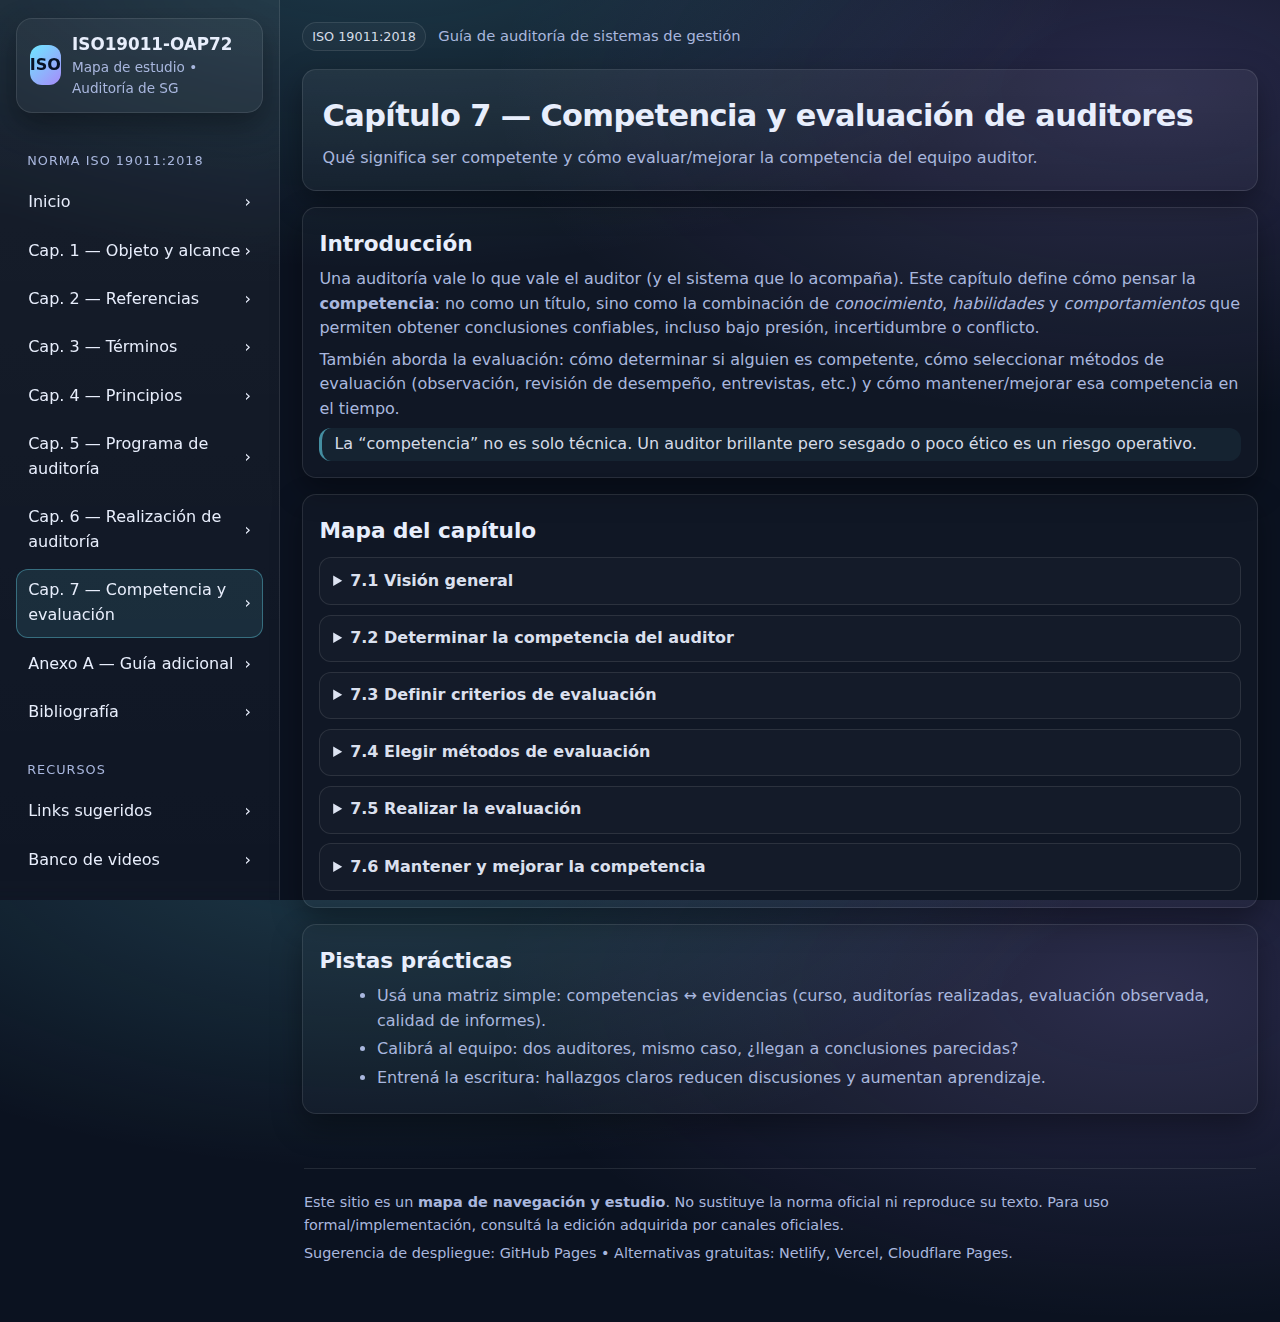
<file: cap7-competencia.html>
<!doctype html>
<html lang="es">
<head>
  <meta charset="utf-8" />
  <meta name="viewport" content="width=device-width,initial-scale=1" />
  <meta name="description" content="ISO19011-OAP72: sitio de estudio y navegación por la estructura de ISO 19011:2018 (directrices para auditoría de sistemas de gestión)." />
  <title>Capítulo 7 — Competencia y evaluación de auditores • ISO19011-OAP72</title>
  <link rel="stylesheet" href="assets/styles.css" />
</head>
<body>
<a class="skip" href="#contenido">Saltar al contenido</a>

<div class="layout">
  <aside class="sidebar" role="navigation">
    <div class="brand">
  <div class="logo" aria-hidden="true">ISO</div>
  <div class="title"><strong>ISO19011-OAP72</strong><span>Mapa de estudio • Auditoría de SG</span></div>
</div>
<nav class="nav" aria-label="Navegación principal">
<div class="group">Norma ISO 19011:2018</div>
<a href="index.html"><span>Inicio</span><span aria-hidden="true">›</span></a>
<a href="cap1-objeto-y-alcance.html"><span>Cap. 1 — Objeto y alcance</span><span aria-hidden="true">›</span></a>
<a href="cap2-referencias.html"><span>Cap. 2 — Referencias</span><span aria-hidden="true">›</span></a>
<a href="cap3-terminos.html"><span>Cap. 3 — Términos</span><span aria-hidden="true">›</span></a>
<a href="cap4-principios.html"><span>Cap. 4 — Principios</span><span aria-hidden="true">›</span></a>
<a href="cap5-programa.html"><span>Cap. 5 — Programa de auditoría</span><span aria-hidden="true">›</span></a>
<a href="cap6-realizacion.html"><span>Cap. 6 — Realización de auditoría</span><span aria-hidden="true">›</span></a>
<a href="cap7-competencia.html"><span>Cap. 7 — Competencia y evaluación</span><span aria-hidden="true">›</span></a>
<a href="anexo-a.html"><span>Anexo A — Guía adicional</span><span aria-hidden="true">›</span></a>
<a href="bibliografia.html"><span>Bibliografía</span><span aria-hidden="true">›</span></a>
<div class="group">Recursos</div>
<a href="links.html"><span>Links sugeridos</span><span aria-hidden="true">›</span></a>
<a href="videos.html"><span>Banco de videos</span><span aria-hidden="true">›</span></a>
<a href="glosario.html"><span>Glosario</span><span aria-hidden="true">›</span></a>
<div class="group">Extras</div>
<a href="herramientas.html"><span>Herramientas (sugeridas)</span><span aria-hidden="true">›</span></a>
</nav>
  </aside>

  <main class="main" id="contenido">
    <div class="topbar">
      <button class="menuBtn" data-menu aria-expanded="false" aria-controls="sidebar">
        <span aria-hidden="true">☰</span> Menú
      </button>
      <div class="meta">
        <span class="badge">ISO 19011:2018</span>
        <span style="margin-left:.5rem;">Guía de auditoría de sistemas de gestión</span>
      </div>
    </div>

    <div class="container">
      <header class="hero">
        <h1>Capítulo 7 — Competencia y evaluación de auditores</h1>
        <p>Qué significa ser competente y cómo evaluar/mejorar la competencia del equipo auditor.</p>
      </header>

      
<section class="section">
  <h2>Introducción</h2>
  <p>
    Una auditoría vale lo que vale el auditor (y el sistema que lo acompaña). Este capítulo define cómo pensar la
    <strong>competencia</strong>: no como un título, sino como la combinación de <em>conocimiento</em>, <em>habilidades</em> y
    <em>comportamientos</em> que permiten obtener conclusiones confiables, incluso bajo presión, incertidumbre o conflicto.
  </p>
  <p>
    También aborda la evaluación: cómo determinar si alguien es competente, cómo seleccionar métodos de evaluación (observación,
    revisión de desempeño, entrevistas, etc.) y cómo mantener/mejorar esa competencia en el tiempo.
  </p>
  <div class="note">
    La “competencia” no es solo técnica. Un auditor brillante pero sesgado o poco ético es un riesgo operativo.
  </div>
</section>

<section class="section">
  <h2>Mapa del capítulo</h2>

  <details>
    <summary>7.1 Visión general</summary>
    <div class="detailsBody">
      <ul>
        <li>Competencia como requisito para credibilidad y coherencia del programa de auditoría.</li>
      </ul>
    </div>
  </details>

  <details>
    <summary>7.2 Determinar la competencia del auditor</summary>
    <div class="detailsBody">
      <details>
        <summary>7.2.1 Enfoque general</summary>
        <div class="detailsBody">
          <ul>
            <li>Definir competencias requeridas según alcance, riesgos, disciplina y tipo de auditoría.</li>
          </ul>
        </div>
      </details>

      <details>
        <summary>7.2.2 Comportamiento personal</summary>
        <div class="detailsBody">
          <ul>
            <li>Ética, imparcialidad, comunicación, escucha, respeto, manejo de conflictos y profesionalismo.</li>
          </ul>
        </div>
      </details>

      <details>
        <summary>7.2.3 Conocimientos y habilidades</summary>
        <div class="detailsBody">
          <ul>
            <li>Principios y métodos de auditoría, muestreo, entrevista, análisis de evidencia y redacción.</li>
            <li>Conocimiento del sistema de gestión auditado y del contexto de la organización.</li>
          </ul>
        </div>
      </details>

      <details>
        <summary>7.2.4 Cómo se logra la competencia (formación + experiencia)</summary>
        <div class="detailsBody">
          <ul>
            <li>Formación, práctica supervisada, auditorías acompañadas y retroalimentación.</li>
            <li>Registro de experiencia y evidencias de desempeño.</li>
          </ul>
        </div>
      </details>

      <details>
        <summary>7.2.5 Competencia del líder de equipo</summary>
        <div class="detailsBody">
          <ul>
            <li>Planificación, coordinación del equipo, gestión de tiempos, toma de decisiones y comunicación con la dirección.</li>
          </ul>
        </div>
      </details>
    </div>
  </details>

  <details>
    <summary>7.3 Definir criterios de evaluación</summary>
    <div class="detailsBody">
      <ul>
        <li>Qué se considera competente para cada rol (auditor, líder, auditor en formación, experto técnico).</li>
        <li>Umbrales: mínimas evidencias, desempeño observado, resultados consistentes.</li>
      </ul>
    </div>
  </details>

  <details>
    <summary>7.4 Elegir métodos de evaluación</summary>
    <div class="detailsBody">
      <ul>
        <li>Observación en auditoría real, revisión de informes, entrevistas, exámenes, feedback del auditado.</li>
        <li>Combinar métodos reduce sesgos (y hace la evaluación más justa).</li>
      </ul>
    </div>
  </details>

  <details>
    <summary>7.5 Realizar la evaluación</summary>
    <div class="detailsBody">
      <ul>
        <li>Planificar evaluación, recolectar evidencia, decidir, comunicar y registrar.</li>
        <li>Tratar brechas: capacitación, mentoring, reasignación temporal, o limitación de alcance.</li>
      </ul>
    </div>
  </details>

  <details>
    <summary>7.6 Mantener y mejorar la competencia</summary>
    <div class="detailsBody">
      <ul>
        <li>Capacitación continua, lecciones aprendidas, calibración entre auditores, actualización normativa.</li>
        <li>Re-evaluaciones periódicas y revisión del desempeño del programa.</li>
      </ul>
    </div>
  </details>
</section>

<section class="section">
  <h2>Pistas prácticas</h2>
  <ul>
    <li>Usá una matriz simple: competencias ↔ evidencias (curso, auditorías realizadas, evaluación observada, calidad de informes).</li>
    <li>Calibrá al equipo: dos auditores, mismo caso, ¿llegan a conclusiones parecidas?</li>
    <li>Entrená la escritura: hallazgos claros reducen discusiones y aumentan aprendizaje.</li>
  </ul>
</section>


      <footer class="footer">
        <hr />
        <div>
          Este sitio es un <strong>mapa de navegación y estudio</strong>. No sustituye la norma oficial ni reproduce su texto.
          Para uso formal/implementación, consultá la edición adquirida por canales oficiales.
        </div>
        <div style="margin-top:.4rem;">
          Sugerencia de despliegue: <a href="https://pages.github.com/" target="_blank" rel="noopener">GitHub Pages</a> •
          Alternativas gratuitas: <a href="https://www.netlify.com/" target="_blank" rel="noopener">Netlify</a>,
          <a href="https://vercel.com/" target="_blank" rel="noopener">Vercel</a>,
          <a href="https://pages.cloudflare.com/" target="_blank" rel="noopener">Cloudflare Pages</a>.
        </div>
      </footer>
    </div>
  </main>
</div>

<script src="assets/site.js"></script>
</body>
</html>
</file>
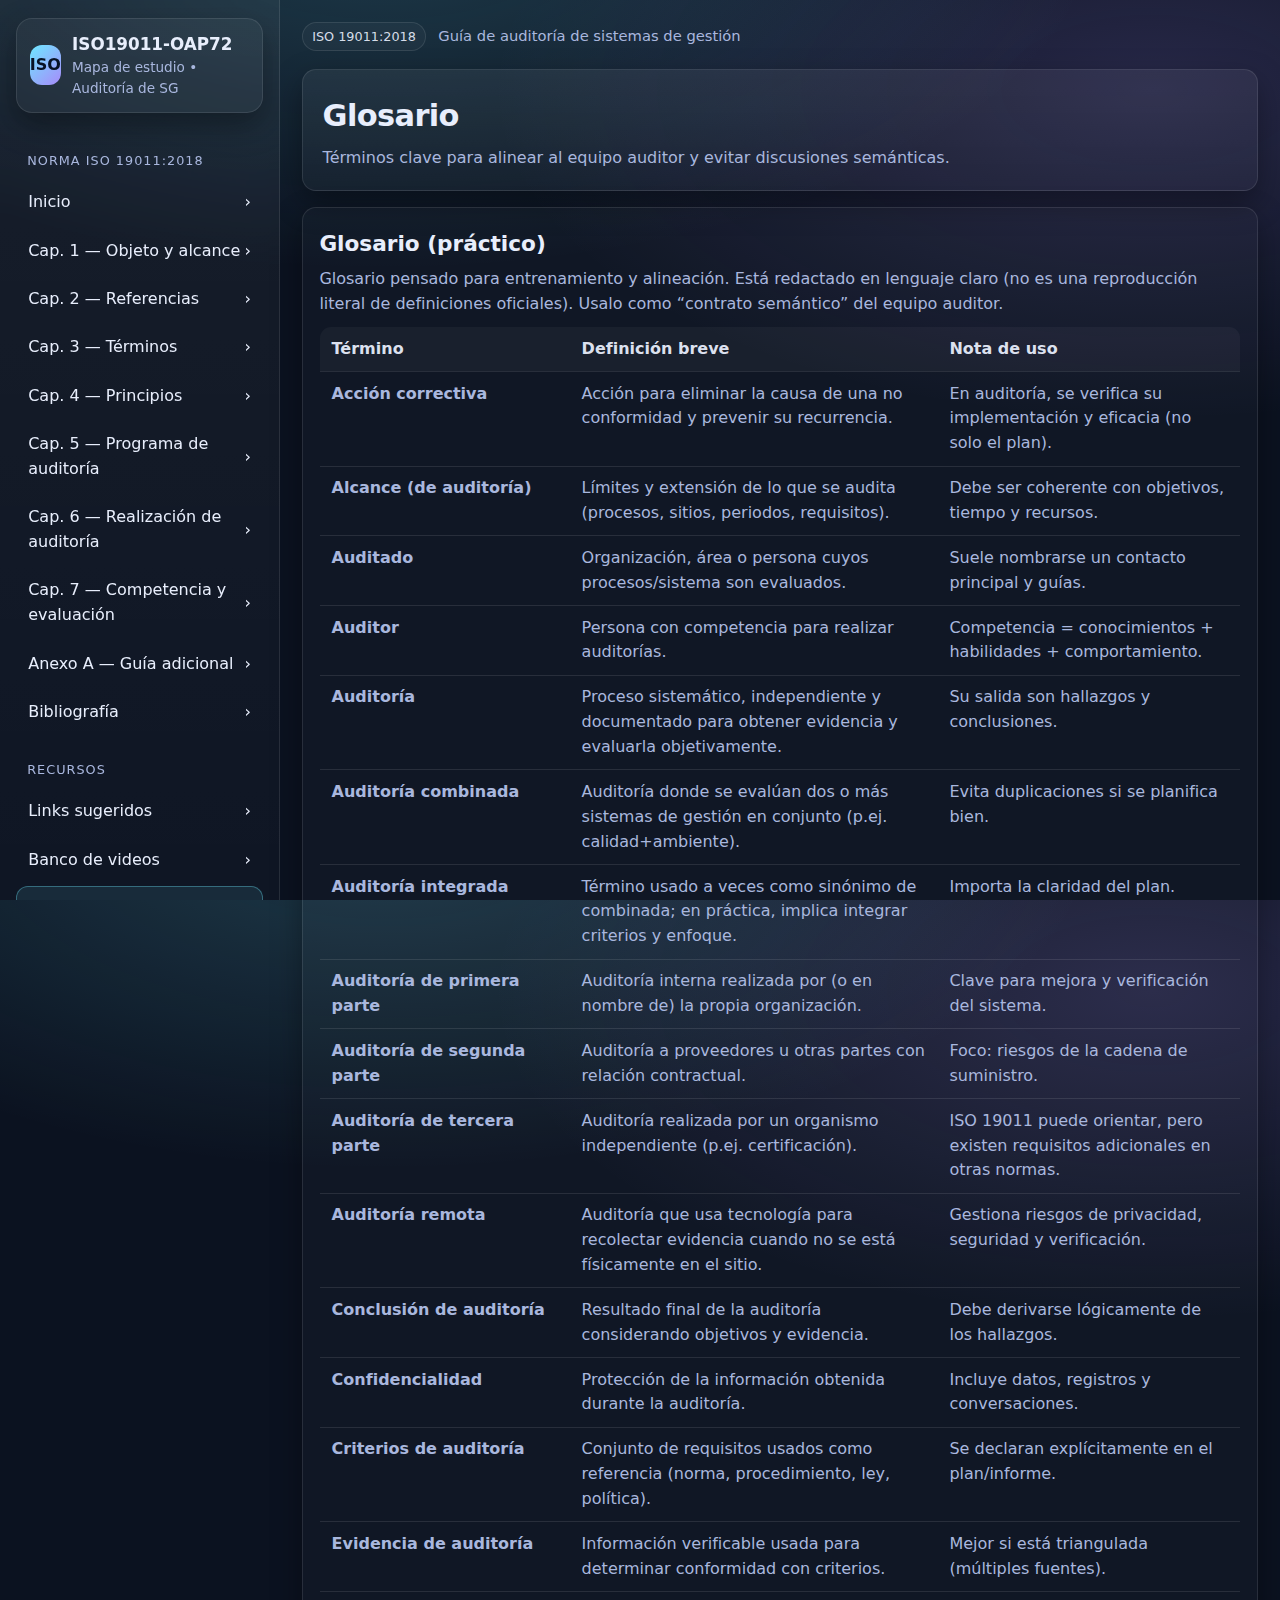
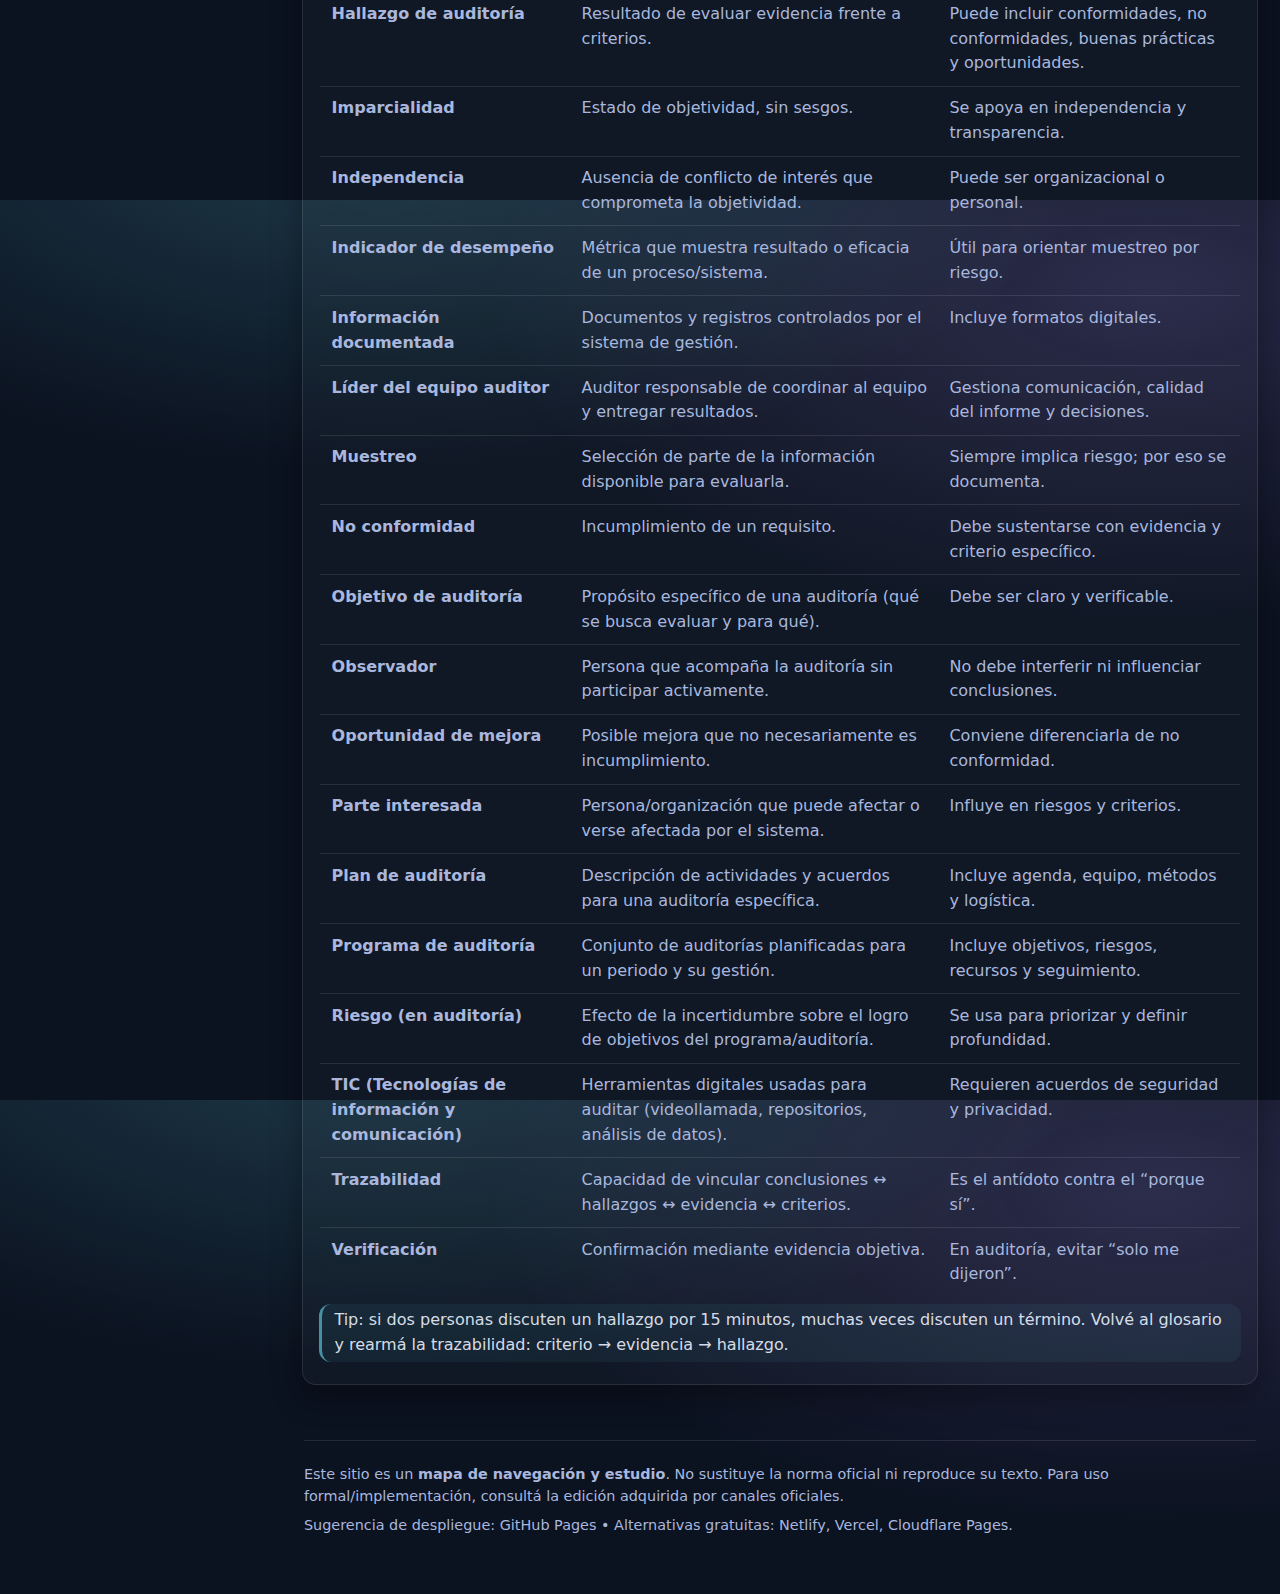
<file: glosario.html>
<!doctype html>
<html lang="es">
<head>
  <meta charset="utf-8" />
  <meta name="viewport" content="width=device-width,initial-scale=1" />
  <meta name="description" content="ISO19011-OAP72: sitio de estudio y navegación por la estructura de ISO 19011:2018 (directrices para auditoría de sistemas de gestión)." />
  <title>Glosario • ISO19011-OAP72</title>
  <link rel="stylesheet" href="assets/styles.css" />
</head>
<body>
<a class="skip" href="#contenido">Saltar al contenido</a>

<div class="layout">
  <aside class="sidebar" role="navigation">
    <div class="brand">
  <div class="logo" aria-hidden="true">ISO</div>
  <div class="title"><strong>ISO19011-OAP72</strong><span>Mapa de estudio • Auditoría de SG</span></div>
</div>
<nav class="nav" aria-label="Navegación principal">
<div class="group">Norma ISO 19011:2018</div>
<a href="index.html"><span>Inicio</span><span aria-hidden="true">›</span></a>
<a href="cap1-objeto-y-alcance.html"><span>Cap. 1 — Objeto y alcance</span><span aria-hidden="true">›</span></a>
<a href="cap2-referencias.html"><span>Cap. 2 — Referencias</span><span aria-hidden="true">›</span></a>
<a href="cap3-terminos.html"><span>Cap. 3 — Términos</span><span aria-hidden="true">›</span></a>
<a href="cap4-principios.html"><span>Cap. 4 — Principios</span><span aria-hidden="true">›</span></a>
<a href="cap5-programa.html"><span>Cap. 5 — Programa de auditoría</span><span aria-hidden="true">›</span></a>
<a href="cap6-realizacion.html"><span>Cap. 6 — Realización de auditoría</span><span aria-hidden="true">›</span></a>
<a href="cap7-competencia.html"><span>Cap. 7 — Competencia y evaluación</span><span aria-hidden="true">›</span></a>
<a href="anexo-a.html"><span>Anexo A — Guía adicional</span><span aria-hidden="true">›</span></a>
<a href="bibliografia.html"><span>Bibliografía</span><span aria-hidden="true">›</span></a>
<div class="group">Recursos</div>
<a href="links.html"><span>Links sugeridos</span><span aria-hidden="true">›</span></a>
<a href="videos.html"><span>Banco de videos</span><span aria-hidden="true">›</span></a>
<a href="glosario.html"><span>Glosario</span><span aria-hidden="true">›</span></a>
<div class="group">Extras</div>
<a href="herramientas.html"><span>Herramientas (sugeridas)</span><span aria-hidden="true">›</span></a>
</nav>
  </aside>

  <main class="main" id="contenido">
    <div class="topbar">
      <button class="menuBtn" data-menu aria-expanded="false" aria-controls="sidebar">
        <span aria-hidden="true">☰</span> Menú
      </button>
      <div class="meta">
        <span class="badge">ISO 19011:2018</span>
        <span style="margin-left:.5rem;">Guía de auditoría de sistemas de gestión</span>
      </div>
    </div>

    <div class="container">
      <header class="hero">
        <h1>Glosario</h1>
        <p>Términos clave para alinear al equipo auditor y evitar discusiones semánticas.</p>
      </header>

      
<section class="section">
  <h2>Glosario (práctico)</h2>
  <p>
    Glosario pensado para entrenamiento y alineación. Está redactado en lenguaje claro (no es una reproducción literal
    de definiciones oficiales). Usalo como “contrato semántico” del equipo auditor.
  </p>

  <table class="table" aria-label="Glosario">
    <thead>
      <tr><th>Término</th><th>Definición breve</th><th>Nota de uso</th></tr>
    </thead>
    <tbody>
      <tr><td><strong>Acción correctiva</strong></td><td>Acción para eliminar la causa de una no conformidad y prevenir su recurrencia.</td><td>En auditoría, se verifica su implementación y eficacia (no solo el plan).</td></tr>
<tr><td><strong>Alcance (de auditoría)</strong></td><td>Límites y extensión de lo que se audita (procesos, sitios, periodos, requisitos).</td><td>Debe ser coherente con objetivos, tiempo y recursos.</td></tr>
<tr><td><strong>Auditado</strong></td><td>Organización, área o persona cuyos procesos/sistema son evaluados.</td><td>Suele nombrarse un contacto principal y guías.</td></tr>
<tr><td><strong>Auditor</strong></td><td>Persona con competencia para realizar auditorías.</td><td>Competencia = conocimientos + habilidades + comportamiento.</td></tr>
<tr><td><strong>Auditoría</strong></td><td>Proceso sistemático, independiente y documentado para obtener evidencia y evaluarla objetivamente.</td><td>Su salida son hallazgos y conclusiones.</td></tr>
<tr><td><strong>Auditoría combinada</strong></td><td>Auditoría donde se evalúan dos o más sistemas de gestión en conjunto (p.ej. calidad+ambiente).</td><td>Evita duplicaciones si se planifica bien.</td></tr>
<tr><td><strong>Auditoría integrada</strong></td><td>Término usado a veces como sinónimo de combinada; en práctica, implica integrar criterios y enfoque.</td><td>Importa la claridad del plan.</td></tr>
<tr><td><strong>Auditoría de primera parte</strong></td><td>Auditoría interna realizada por (o en nombre de) la propia organización.</td><td>Clave para mejora y verificación del sistema.</td></tr>
<tr><td><strong>Auditoría de segunda parte</strong></td><td>Auditoría a proveedores u otras partes con relación contractual.</td><td>Foco: riesgos de la cadena de suministro.</td></tr>
<tr><td><strong>Auditoría de tercera parte</strong></td><td>Auditoría realizada por un organismo independiente (p.ej. certificación).</td><td>ISO 19011 puede orientar, pero existen requisitos adicionales en otras normas.</td></tr>
<tr><td><strong>Auditoría remota</strong></td><td>Auditoría que usa tecnología para recolectar evidencia cuando no se está físicamente en el sitio.</td><td>Gestiona riesgos de privacidad, seguridad y verificación.</td></tr>
<tr><td><strong>Conclusión de auditoría</strong></td><td>Resultado final de la auditoría considerando objetivos y evidencia.</td><td>Debe derivarse lógicamente de los hallazgos.</td></tr>
<tr><td><strong>Confidencialidad</strong></td><td>Protección de la información obtenida durante la auditoría.</td><td>Incluye datos, registros y conversaciones.</td></tr>
<tr><td><strong>Criterios de auditoría</strong></td><td>Conjunto de requisitos usados como referencia (norma, procedimiento, ley, política).</td><td>Se declaran explícitamente en el plan/informe.</td></tr>
<tr><td><strong>Evidencia de auditoría</strong></td><td>Información verificable usada para determinar conformidad con criterios.</td><td>Mejor si está triangulada (múltiples fuentes).</td></tr>
<tr><td><strong>Hallazgo de auditoría</strong></td><td>Resultado de evaluar evidencia frente a criterios.</td><td>Puede incluir conformidades, no conformidades, buenas prácticas y oportunidades.</td></tr>
<tr><td><strong>Imparcialidad</strong></td><td>Estado de objetividad, sin sesgos.</td><td>Se apoya en independencia y transparencia.</td></tr>
<tr><td><strong>Independencia</strong></td><td>Ausencia de conflicto de interés que comprometa la objetividad.</td><td>Puede ser organizacional o personal.</td></tr>
<tr><td><strong>Indicador de desempeño</strong></td><td>Métrica que muestra resultado o eficacia de un proceso/sistema.</td><td>Útil para orientar muestreo por riesgo.</td></tr>
<tr><td><strong>Información documentada</strong></td><td>Documentos y registros controlados por el sistema de gestión.</td><td>Incluye formatos digitales.</td></tr>
<tr><td><strong>Líder del equipo auditor</strong></td><td>Auditor responsable de coordinar al equipo y entregar resultados.</td><td>Gestiona comunicación, calidad del informe y decisiones.</td></tr>
<tr><td><strong>Muestreo</strong></td><td>Selección de parte de la información disponible para evaluarla.</td><td>Siempre implica riesgo; por eso se documenta.</td></tr>
<tr><td><strong>No conformidad</strong></td><td>Incumplimiento de un requisito.</td><td>Debe sustentarse con evidencia y criterio específico.</td></tr>
<tr><td><strong>Objetivo de auditoría</strong></td><td>Propósito específico de una auditoría (qué se busca evaluar y para qué).</td><td>Debe ser claro y verificable.</td></tr>
<tr><td><strong>Observador</strong></td><td>Persona que acompaña la auditoría sin participar activamente.</td><td>No debe interferir ni influenciar conclusiones.</td></tr>
<tr><td><strong>Oportunidad de mejora</strong></td><td>Posible mejora que no necesariamente es incumplimiento.</td><td>Conviene diferenciarla de no conformidad.</td></tr>
<tr><td><strong>Parte interesada</strong></td><td>Persona/organización que puede afectar o verse afectada por el sistema.</td><td>Influye en riesgos y criterios.</td></tr>
<tr><td><strong>Plan de auditoría</strong></td><td>Descripción de actividades y acuerdos para una auditoría específica.</td><td>Incluye agenda, equipo, métodos y logística.</td></tr>
<tr><td><strong>Programa de auditoría</strong></td><td>Conjunto de auditorías planificadas para un periodo y su gestión.</td><td>Incluye objetivos, riesgos, recursos y seguimiento.</td></tr>
<tr><td><strong>Riesgo (en auditoría)</strong></td><td>Efecto de la incertidumbre sobre el logro de objetivos del programa/auditoría.</td><td>Se usa para priorizar y definir profundidad.</td></tr>
<tr><td><strong>TIC (Tecnologías de información y comunicación)</strong></td><td>Herramientas digitales usadas para auditar (videollamada, repositorios, análisis de datos).</td><td>Requieren acuerdos de seguridad y privacidad.</td></tr>
<tr><td><strong>Trazabilidad</strong></td><td>Capacidad de vincular conclusiones ↔ hallazgos ↔ evidencia ↔ criterios.</td><td>Es el antídoto contra el “porque sí”.</td></tr>
<tr><td><strong>Verificación</strong></td><td>Confirmación mediante evidencia objetiva.</td><td>En auditoría, evitar “solo me dijeron”.</td></tr>
    </tbody>
  </table>

  <p class="note">
    Tip: si dos personas discuten un hallazgo por 15 minutos, muchas veces discuten un término. Volvé al glosario y rearmá la trazabilidad: criterio → evidencia → hallazgo.
  </p>
</section>


      <footer class="footer">
        <hr />
        <div>
          Este sitio es un <strong>mapa de navegación y estudio</strong>. No sustituye la norma oficial ni reproduce su texto.
          Para uso formal/implementación, consultá la edición adquirida por canales oficiales.
        </div>
        <div style="margin-top:.4rem;">
          Sugerencia de despliegue: <a href="https://pages.github.com/" target="_blank" rel="noopener">GitHub Pages</a> •
          Alternativas gratuitas: <a href="https://www.netlify.com/" target="_blank" rel="noopener">Netlify</a>,
          <a href="https://vercel.com/" target="_blank" rel="noopener">Vercel</a>,
          <a href="https://pages.cloudflare.com/" target="_blank" rel="noopener">Cloudflare Pages</a>.
        </div>
      </footer>
    </div>
  </main>
</div>

<script src="assets/site.js"></script>
</body>
</html>
</file>
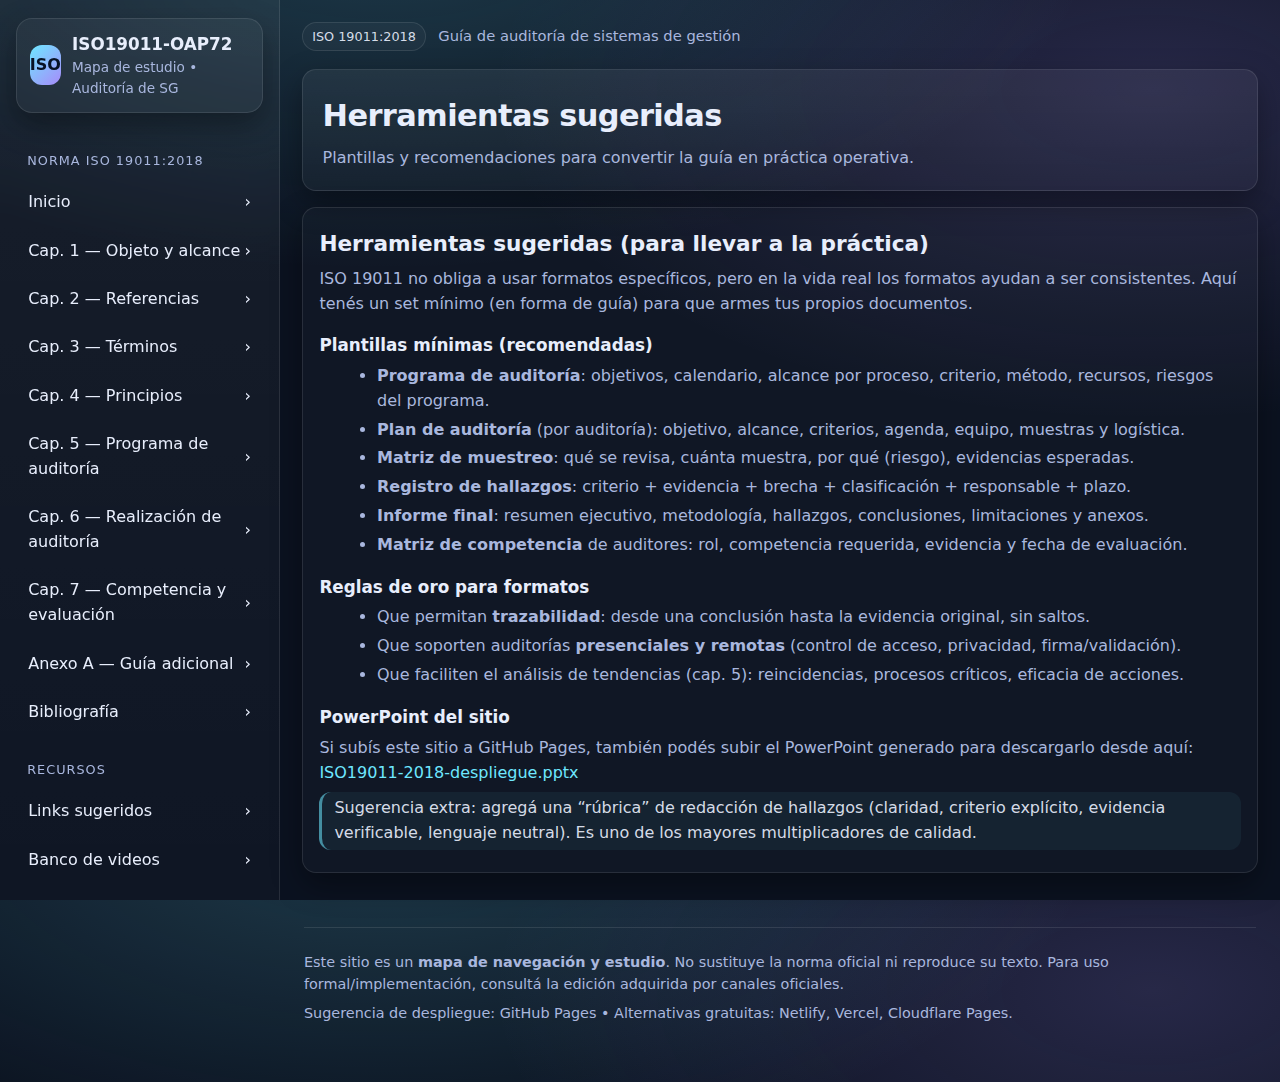
<file: herramientas.html>
<!doctype html>
<html lang="es">
<head>
  <meta charset="utf-8" />
  <meta name="viewport" content="width=device-width,initial-scale=1" />
  <meta name="description" content="ISO19011-OAP72: sitio de estudio y navegación por la estructura de ISO 19011:2018 (directrices para auditoría de sistemas de gestión)." />
  <title>Herramientas sugeridas • ISO19011-OAP72</title>
  <link rel="stylesheet" href="assets/styles.css" />
</head>
<body>
<a class="skip" href="#contenido">Saltar al contenido</a>

<div class="layout">
  <aside class="sidebar" role="navigation">
    <div class="brand">
  <div class="logo" aria-hidden="true">ISO</div>
  <div class="title"><strong>ISO19011-OAP72</strong><span>Mapa de estudio • Auditoría de SG</span></div>
</div>
<nav class="nav" aria-label="Navegación principal">
<div class="group">Norma ISO 19011:2018</div>
<a href="index.html"><span>Inicio</span><span aria-hidden="true">›</span></a>
<a href="cap1-objeto-y-alcance.html"><span>Cap. 1 — Objeto y alcance</span><span aria-hidden="true">›</span></a>
<a href="cap2-referencias.html"><span>Cap. 2 — Referencias</span><span aria-hidden="true">›</span></a>
<a href="cap3-terminos.html"><span>Cap. 3 — Términos</span><span aria-hidden="true">›</span></a>
<a href="cap4-principios.html"><span>Cap. 4 — Principios</span><span aria-hidden="true">›</span></a>
<a href="cap5-programa.html"><span>Cap. 5 — Programa de auditoría</span><span aria-hidden="true">›</span></a>
<a href="cap6-realizacion.html"><span>Cap. 6 — Realización de auditoría</span><span aria-hidden="true">›</span></a>
<a href="cap7-competencia.html"><span>Cap. 7 — Competencia y evaluación</span><span aria-hidden="true">›</span></a>
<a href="anexo-a.html"><span>Anexo A — Guía adicional</span><span aria-hidden="true">›</span></a>
<a href="bibliografia.html"><span>Bibliografía</span><span aria-hidden="true">›</span></a>
<div class="group">Recursos</div>
<a href="links.html"><span>Links sugeridos</span><span aria-hidden="true">›</span></a>
<a href="videos.html"><span>Banco de videos</span><span aria-hidden="true">›</span></a>
<a href="glosario.html"><span>Glosario</span><span aria-hidden="true">›</span></a>
<div class="group">Extras</div>
<a href="herramientas.html"><span>Herramientas (sugeridas)</span><span aria-hidden="true">›</span></a>
</nav>
  </aside>

  <main class="main" id="contenido">
    <div class="topbar">
      <button class="menuBtn" data-menu aria-expanded="false" aria-controls="sidebar">
        <span aria-hidden="true">☰</span> Menú
      </button>
      <div class="meta">
        <span class="badge">ISO 19011:2018</span>
        <span style="margin-left:.5rem;">Guía de auditoría de sistemas de gestión</span>
      </div>
    </div>

    <div class="container">
      <header class="hero">
        <h1>Herramientas sugeridas</h1>
        <p>Plantillas y recomendaciones para convertir la guía en práctica operativa.</p>
      </header>

      
<section class="section">
  <h2>Herramientas sugeridas (para llevar a la práctica)</h2>
  <p>
    ISO 19011 no obliga a usar formatos específicos, pero en la vida real los formatos ayudan a ser consistentes.
    Aquí tenés un set mínimo (en forma de guía) para que armes tus propios documentos.
  </p>

  <h3>Plantillas mínimas (recomendadas)</h3>
  <ul>
    <li><strong>Programa de auditoría</strong>: objetivos, calendario, alcance por proceso, criterio, método, recursos, riesgos del programa.</li>
    <li><strong>Plan de auditoría</strong> (por auditoría): objetivo, alcance, criterios, agenda, equipo, muestras y logística.</li>
    <li><strong>Matriz de muestreo</strong>: qué se revisa, cuánta muestra, por qué (riesgo), evidencias esperadas.</li>
    <li><strong>Registro de hallazgos</strong>: criterio + evidencia + brecha + clasificación + responsable + plazo.</li>
    <li><strong>Informe final</strong>: resumen ejecutivo, metodología, hallazgos, conclusiones, limitaciones y anexos.</li>
    <li><strong>Matriz de competencia</strong> de auditores: rol, competencia requerida, evidencia y fecha de evaluación.</li>
  </ul>

  <h3>Reglas de oro para formatos</h3>
  <ul>
    <li>Que permitan <strong>trazabilidad</strong>: desde una conclusión hasta la evidencia original, sin saltos.</li>
    <li>Que soporten auditorías <strong>presenciales y remotas</strong> (control de acceso, privacidad, firma/validación).</li>
    <li>Que faciliten el análisis de tendencias (cap. 5): reincidencias, procesos críticos, eficacia de acciones.</li>
  </ul>

  <h3>PowerPoint del sitio</h3>
  <p>
    Si subís este sitio a GitHub Pages, también podés subir el PowerPoint generado para descargarlo desde aquí:
    <a href="ISO19011-2018-despliegue.pptx">ISO19011-2018-despliegue.pptx</a>
  </p>

  <p class="note">
    Sugerencia extra: agregá una “rúbrica” de redacción de hallazgos (claridad, criterio explícito, evidencia verificable, lenguaje neutral).
    Es uno de los mayores multiplicadores de calidad.
  </p>
</section>


      <footer class="footer">
        <hr />
        <div>
          Este sitio es un <strong>mapa de navegación y estudio</strong>. No sustituye la norma oficial ni reproduce su texto.
          Para uso formal/implementación, consultá la edición adquirida por canales oficiales.
        </div>
        <div style="margin-top:.4rem;">
          Sugerencia de despliegue: <a href="https://pages.github.com/" target="_blank" rel="noopener">GitHub Pages</a> •
          Alternativas gratuitas: <a href="https://www.netlify.com/" target="_blank" rel="noopener">Netlify</a>,
          <a href="https://vercel.com/" target="_blank" rel="noopener">Vercel</a>,
          <a href="https://pages.cloudflare.com/" target="_blank" rel="noopener">Cloudflare Pages</a>.
        </div>
      </footer>
    </div>
  </main>
</div>

<script src="assets/site.js"></script>
</body>
</html>
</file>
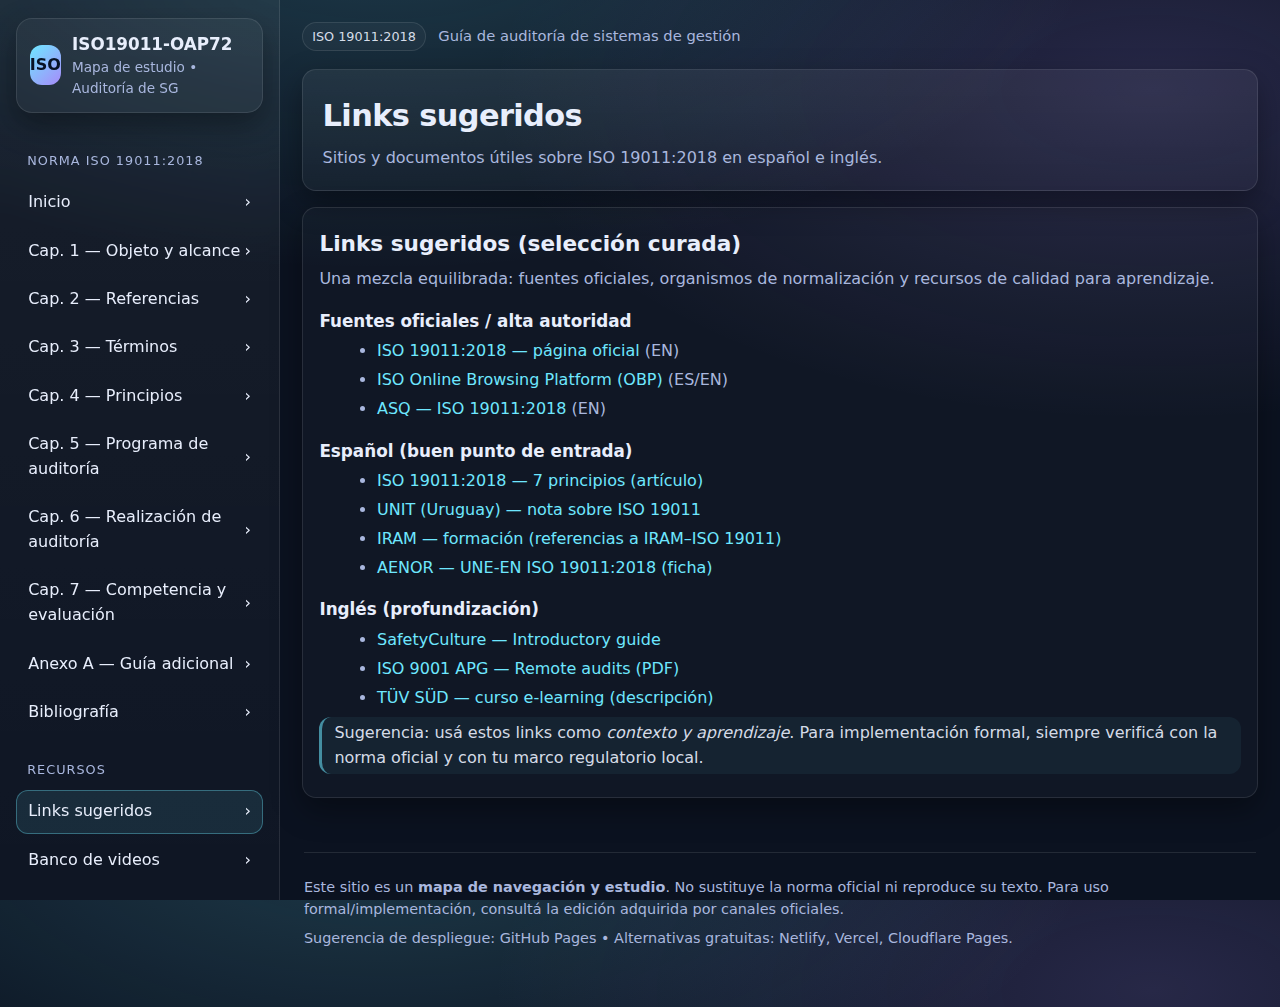
<file: links.html>
<!doctype html>
<html lang="es">
<head>
  <meta charset="utf-8" />
  <meta name="viewport" content="width=device-width,initial-scale=1" />
  <meta name="description" content="ISO19011-OAP72: sitio de estudio y navegación por la estructura de ISO 19011:2018 (directrices para auditoría de sistemas de gestión)." />
  <title>Links sugeridos • ISO19011-OAP72</title>
  <link rel="stylesheet" href="assets/styles.css" />
</head>
<body>
<a class="skip" href="#contenido">Saltar al contenido</a>

<div class="layout">
  <aside class="sidebar" role="navigation">
    <div class="brand">
  <div class="logo" aria-hidden="true">ISO</div>
  <div class="title"><strong>ISO19011-OAP72</strong><span>Mapa de estudio • Auditoría de SG</span></div>
</div>
<nav class="nav" aria-label="Navegación principal">
<div class="group">Norma ISO 19011:2018</div>
<a href="index.html"><span>Inicio</span><span aria-hidden="true">›</span></a>
<a href="cap1-objeto-y-alcance.html"><span>Cap. 1 — Objeto y alcance</span><span aria-hidden="true">›</span></a>
<a href="cap2-referencias.html"><span>Cap. 2 — Referencias</span><span aria-hidden="true">›</span></a>
<a href="cap3-terminos.html"><span>Cap. 3 — Términos</span><span aria-hidden="true">›</span></a>
<a href="cap4-principios.html"><span>Cap. 4 — Principios</span><span aria-hidden="true">›</span></a>
<a href="cap5-programa.html"><span>Cap. 5 — Programa de auditoría</span><span aria-hidden="true">›</span></a>
<a href="cap6-realizacion.html"><span>Cap. 6 — Realización de auditoría</span><span aria-hidden="true">›</span></a>
<a href="cap7-competencia.html"><span>Cap. 7 — Competencia y evaluación</span><span aria-hidden="true">›</span></a>
<a href="anexo-a.html"><span>Anexo A — Guía adicional</span><span aria-hidden="true">›</span></a>
<a href="bibliografia.html"><span>Bibliografía</span><span aria-hidden="true">›</span></a>
<div class="group">Recursos</div>
<a href="links.html"><span>Links sugeridos</span><span aria-hidden="true">›</span></a>
<a href="videos.html"><span>Banco de videos</span><span aria-hidden="true">›</span></a>
<a href="glosario.html"><span>Glosario</span><span aria-hidden="true">›</span></a>
<div class="group">Extras</div>
<a href="herramientas.html"><span>Herramientas (sugeridas)</span><span aria-hidden="true">›</span></a>
</nav>
  </aside>

  <main class="main" id="contenido">
    <div class="topbar">
      <button class="menuBtn" data-menu aria-expanded="false" aria-controls="sidebar">
        <span aria-hidden="true">☰</span> Menú
      </button>
      <div class="meta">
        <span class="badge">ISO 19011:2018</span>
        <span style="margin-left:.5rem;">Guía de auditoría de sistemas de gestión</span>
      </div>
    </div>

    <div class="container">
      <header class="hero">
        <h1>Links sugeridos</h1>
        <p>Sitios y documentos útiles sobre ISO 19011:2018 en español e inglés.</p>
      </header>

      
<section class="section">
  <h2>Links sugeridos (selección curada)</h2>
  <p>
    Una mezcla equilibrada: fuentes oficiales, organismos de normalización y recursos de calidad para aprendizaje.
  </p>

  <h3>Fuentes oficiales / alta autoridad</h3>
  <ul>
    <li><a href="https://www.iso.org/standard/70017.html" target="_blank" rel="noopener">ISO 19011:2018 — página oficial</a> (EN)</li>
    <li><a href="https://www.iso.org/obp/ui" target="_blank" rel="noopener">ISO Online Browsing Platform (OBP)</a> (ES/EN)</li>
    <li><a href="https://asq.org/quality-resources/iso-19011" target="_blank" rel="noopener">ASQ — ISO 19011:2018</a> (EN)</li>
  </ul>

  <h3>Español (buen punto de entrada)</h3>
  <ul>
    <li><a href="https://www.isotools.us/2019/02/13/iso-19011-2018-7-principios-de-auditoria/" target="_blank" rel="noopener">ISO 19011:2018 — 7 principios (artículo)</a></li>
    <li><a href="https://www.unit.org.uy/novedades/ver/iso_19011_auditoria_de_sistemas_de_gestion" target="_blank" rel="noopener">UNIT (Uruguay) — nota sobre ISO 19011</a></li>
    <li><a href="https://www.iram.org.ar/curso/1844-formacion-avanzada-de-auditores-internos-de-sistemas-de-gestion-de-calidad-actualice-y-mejore-a-sus-auditores-internos/" target="_blank" rel="noopener">IRAM — formación (referencias a IRAM–ISO 19011)</a></li>
    <li><a href="https://tienda.aenor.com/norma-une-en-iso-19011-2018-n0060855" target="_blank" rel="noopener">AENOR — UNE-EN ISO 19011:2018 (ficha)</a></li>
  </ul>

  <h3>Inglés (profundización)</h3>
  <ul>
    <li><a href="https://safetyculture.com/topics/iso-19011" target="_blank" rel="noopener">SafetyCulture — Introductory guide</a></li>
    <li><a href="https://committee.iso.org/files/live/sites/tc176/files/documents/ISO%209001%20Auditing%20Practices%20Group%20docs/Auditing%20General/APG-Remote_Audits.pdf" target="_blank" rel="noopener">ISO 9001 APG — Remote audits (PDF)</a></li>
    <li><a href="https://www.tuvsud.com/en-ae/services/training/e-learning-courses/understanding-auditing-based-on-iso-19011-2018" target="_blank" rel="noopener">TÜV SÜD — curso e-learning (descripción)</a></li>
  </ul>

  <p class="note">
    Sugerencia: usá estos links como <em>contexto y aprendizaje</em>. Para implementación formal, siempre verificá con la norma oficial y con tu marco regulatorio local.
  </p>
</section>


      <footer class="footer">
        <hr />
        <div>
          Este sitio es un <strong>mapa de navegación y estudio</strong>. No sustituye la norma oficial ni reproduce su texto.
          Para uso formal/implementación, consultá la edición adquirida por canales oficiales.
        </div>
        <div style="margin-top:.4rem;">
          Sugerencia de despliegue: <a href="https://pages.github.com/" target="_blank" rel="noopener">GitHub Pages</a> •
          Alternativas gratuitas: <a href="https://www.netlify.com/" target="_blank" rel="noopener">Netlify</a>,
          <a href="https://vercel.com/" target="_blank" rel="noopener">Vercel</a>,
          <a href="https://pages.cloudflare.com/" target="_blank" rel="noopener">Cloudflare Pages</a>.
        </div>
      </footer>
    </div>
  </main>
</div>

<script src="assets/site.js"></script>
</body>
</html>
</file>
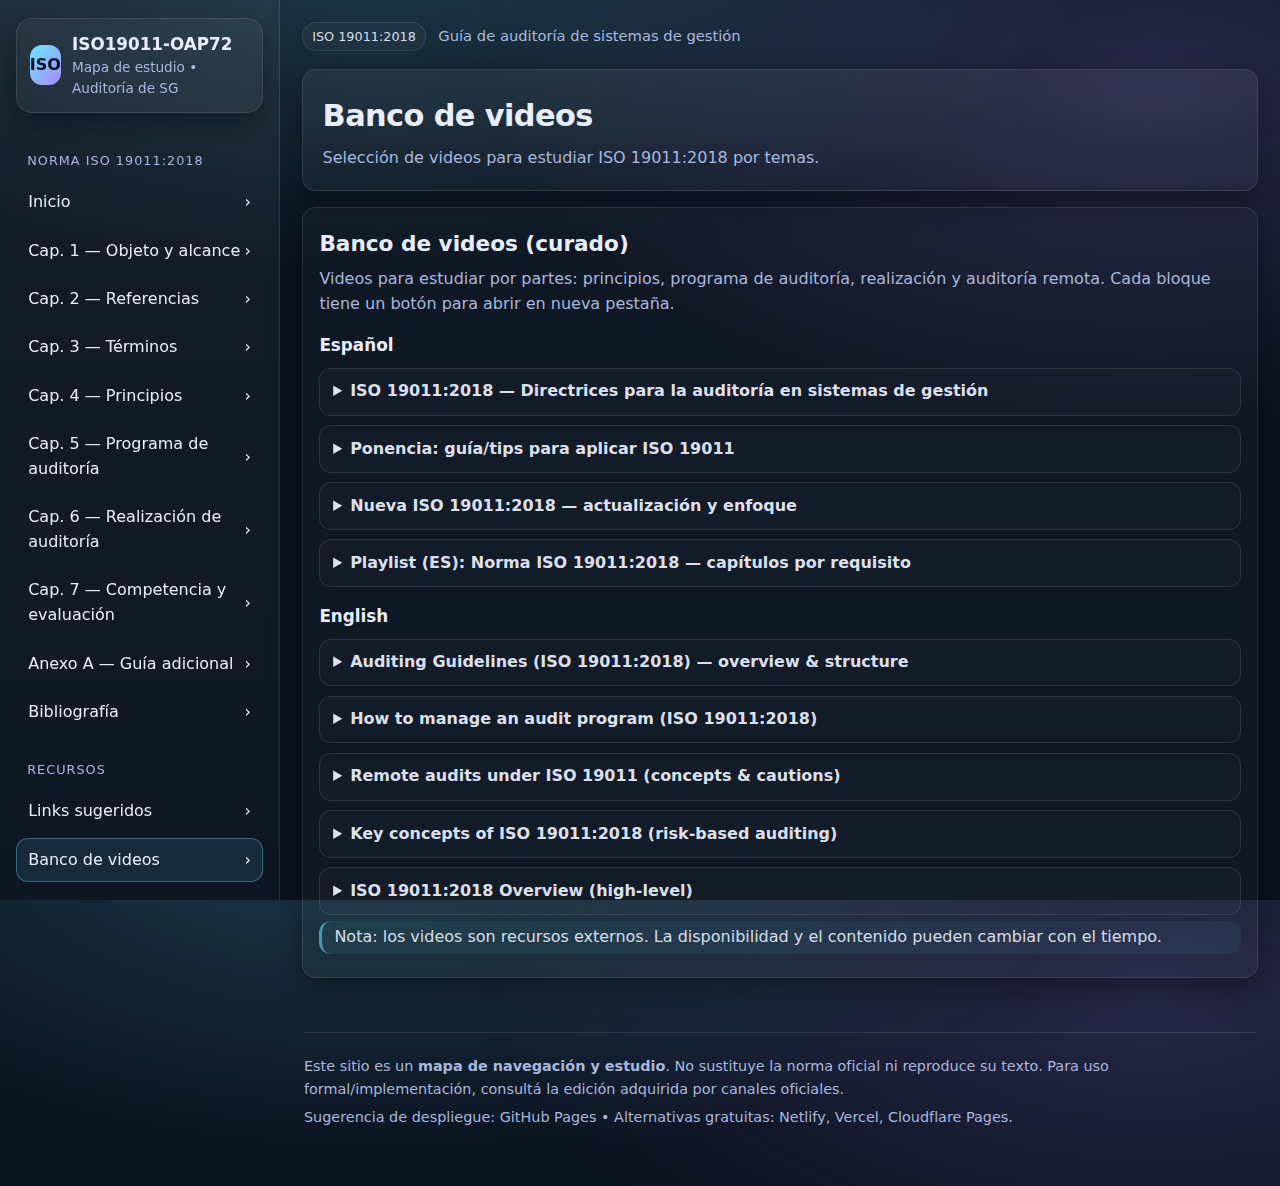
<file: videos.html>
<!doctype html>
<html lang="es">
<head>
  <meta charset="utf-8" />
  <meta name="viewport" content="width=device-width,initial-scale=1" />
  <meta name="description" content="ISO19011-OAP72: sitio de estudio y navegación por la estructura de ISO 19011:2018 (directrices para auditoría de sistemas de gestión)." />
  <title>Banco de videos • ISO19011-OAP72</title>
  <link rel="stylesheet" href="assets/styles.css" />
</head>
<body>
<a class="skip" href="#contenido">Saltar al contenido</a>

<div class="layout">
  <aside class="sidebar" role="navigation">
    <div class="brand">
  <div class="logo" aria-hidden="true">ISO</div>
  <div class="title"><strong>ISO19011-OAP72</strong><span>Mapa de estudio • Auditoría de SG</span></div>
</div>
<nav class="nav" aria-label="Navegación principal">
<div class="group">Norma ISO 19011:2018</div>
<a href="index.html"><span>Inicio</span><span aria-hidden="true">›</span></a>
<a href="cap1-objeto-y-alcance.html"><span>Cap. 1 — Objeto y alcance</span><span aria-hidden="true">›</span></a>
<a href="cap2-referencias.html"><span>Cap. 2 — Referencias</span><span aria-hidden="true">›</span></a>
<a href="cap3-terminos.html"><span>Cap. 3 — Términos</span><span aria-hidden="true">›</span></a>
<a href="cap4-principios.html"><span>Cap. 4 — Principios</span><span aria-hidden="true">›</span></a>
<a href="cap5-programa.html"><span>Cap. 5 — Programa de auditoría</span><span aria-hidden="true">›</span></a>
<a href="cap6-realizacion.html"><span>Cap. 6 — Realización de auditoría</span><span aria-hidden="true">›</span></a>
<a href="cap7-competencia.html"><span>Cap. 7 — Competencia y evaluación</span><span aria-hidden="true">›</span></a>
<a href="anexo-a.html"><span>Anexo A — Guía adicional</span><span aria-hidden="true">›</span></a>
<a href="bibliografia.html"><span>Bibliografía</span><span aria-hidden="true">›</span></a>
<div class="group">Recursos</div>
<a href="links.html"><span>Links sugeridos</span><span aria-hidden="true">›</span></a>
<a href="videos.html"><span>Banco de videos</span><span aria-hidden="true">›</span></a>
<a href="glosario.html"><span>Glosario</span><span aria-hidden="true">›</span></a>
<div class="group">Extras</div>
<a href="herramientas.html"><span>Herramientas (sugeridas)</span><span aria-hidden="true">›</span></a>
</nav>
  </aside>

  <main class="main" id="contenido">
    <div class="topbar">
      <button class="menuBtn" data-menu aria-expanded="false" aria-controls="sidebar">
        <span aria-hidden="true">☰</span> Menú
      </button>
      <div class="meta">
        <span class="badge">ISO 19011:2018</span>
        <span style="margin-left:.5rem;">Guía de auditoría de sistemas de gestión</span>
      </div>
    </div>

    <div class="container">
      <header class="hero">
        <h1>Banco de videos</h1>
        <p>Selección de videos para estudiar ISO 19011:2018 por temas.</p>
      </header>

      
<section class="section">
  <h2>Banco de videos (curado)</h2>
  <p>
    Videos para estudiar por partes: principios, programa de auditoría, realización y auditoría remota.
    Cada bloque tiene un botón para abrir en nueva pestaña.
  </p>

  <h3>Español</h3>

  <details>
    <summary>ISO 19011:2018 — Directrices para la auditoría en sistemas de gestión</summary>
    <div class="detailsBody">
      <p><a href="https://www.youtube.com/watch?v=M2m6PEZII0I" target="_blank" rel="noopener">Abrir en YouTube</a></p>
      <iframe width="100%" height="380" src="https://www.youtube-nocookie.com/embed/M2m6PEZII0I" title="ISO 19011:2018 Directrices" frameborder="0" allow="accelerometer; autoplay; clipboard-write; encrypted-media; gyroscope; picture-in-picture" allowfullscreen></iframe>
    </div>
  </details>

  <details>
    <summary>Ponencia: guía/tips para aplicar ISO 19011</summary>
    <div class="detailsBody">
      <p><a href="https://www.youtube.com/watch?v=0vjwf7RUvZU" target="_blank" rel="noopener">Abrir en YouTube</a></p>
      <iframe width="100%" height="380" src="https://www.youtube-nocookie.com/embed/0vjwf7RUvZU" title="Guía ISO 19011" frameborder="0" allow="accelerometer; autoplay; clipboard-write; encrypted-media; gyroscope; picture-in-picture" allowfullscreen></iframe>
    </div>
  </details>

  <details>
    <summary>Nueva ISO 19011:2018 — actualización y enfoque</summary>
    <div class="detailsBody">
      <p><a href="https://www.youtube.com/watch?v=etOy6xorqTY" target="_blank" rel="noopener">Abrir en YouTube</a></p>
      <iframe width="100%" height="380" src="https://www.youtube-nocookie.com/embed/etOy6xorqTY" title="Nueva ISO 19011:2018" frameborder="0" allow="accelerometer; autoplay; clipboard-write; encrypted-media; gyroscope; picture-in-picture" allowfullscreen></iframe>
    </div>
  </details>

  <details>
    <summary>Playlist (ES): Norma ISO 19011:2018 — capítulos por requisito</summary>
    <div class="detailsBody">
      <p><a href="https://www.youtube.com/playlist?list=PL93NEzHf9cYdUArRFhpb2JyKB8ZJ2KEwC" target="_blank" rel="noopener">Abrir playlist</a></p>
      <iframe width="100%" height="380" src="https://www.youtube-nocookie.com/embed/videoseries?list=PL93NEzHf9cYdUArRFhpb2JyKB8ZJ2KEwC" title="Playlist ISO 19011 ES" frameborder="0" allow="accelerometer; autoplay; clipboard-write; encrypted-media; gyroscope; picture-in-picture" allowfullscreen></iframe>
    </div>
  </details>

  <h3>English</h3>

  <details>
    <summary>Auditing Guidelines (ISO 19011:2018) — overview & structure</summary>
    <div class="detailsBody">
      <p><a href="https://www.youtube.com/watch?v=f8tRBdvqMHk" target="_blank" rel="noopener">Open on YouTube</a></p>
      <iframe width="100%" height="380" src="https://www.youtube-nocookie.com/embed/f8tRBdvqMHk" title="ISO 19011 overview" frameborder="0" allow="accelerometer; autoplay; clipboard-write; encrypted-media; gyroscope; picture-in-picture" allowfullscreen></iframe>
    </div>
  </details>

  <details>
    <summary>How to manage an audit program (ISO 19011:2018)</summary>
    <div class="detailsBody">
      <p><a href="https://www.youtube.com/watch?v=AR7UlCC57k4" target="_blank" rel="noopener">Open on YouTube</a></p>
      <iframe width="100%" height="380" src="https://www.youtube-nocookie.com/embed/AR7UlCC57k4" title="Manage audit program ISO 19011" frameborder="0" allow="accelerometer; autoplay; clipboard-write; encrypted-media; gyroscope; picture-in-picture" allowfullscreen></iframe>
    </div>
  </details>

  <details>
    <summary>Remote audits under ISO 19011 (concepts & cautions)</summary>
    <div class="detailsBody">
      <p><a href="https://www.youtube.com/watch?v=ZMlJ7e-m9ak" target="_blank" rel="noopener">Open on YouTube</a></p>
      <iframe width="100%" height="380" src="https://www.youtube-nocookie.com/embed/ZMlJ7e-m9ak" title="Remote audits ISO 19011" frameborder="0" allow="accelerometer; autoplay; clipboard-write; encrypted-media; gyroscope; picture-in-picture" allowfullscreen></iframe>
    </div>
  </details>

  <details>
    <summary>Key concepts of ISO 19011:2018 (risk-based auditing)</summary>
    <div class="detailsBody">
      <p><a href="https://www.youtube.com/watch?v=zyv-BDthFRU" target="_blank" rel="noopener">Open on YouTube</a></p>
      <iframe width="100%" height="380" src="https://www.youtube-nocookie.com/embed/zyv-BDthFRU" title="Key concepts ISO 19011" frameborder="0" allow="accelerometer; autoplay; clipboard-write; encrypted-media; gyroscope; picture-in-picture" allowfullscreen></iframe>
    </div>
  </details>

  <details>
    <summary>ISO 19011:2018 Overview (high-level)</summary>
    <div class="detailsBody">
      <p><a href="https://www.youtube.com/watch?v=xg3rr7AeKyU" target="_blank" rel="noopener">Open on YouTube</a></p>
      <iframe width="100%" height="380" src="https://www.youtube-nocookie.com/embed/xg3rr7AeKyU" title="ISO 19011 overview 2" frameborder="0" allow="accelerometer; autoplay; clipboard-write; encrypted-media; gyroscope; picture-in-picture" allowfullscreen></iframe>
    </div>
  </details>

  <p class="note">
    Nota: los videos son recursos externos. La disponibilidad y el contenido pueden cambiar con el tiempo.
  </p>
</section>


      <footer class="footer">
        <hr />
        <div>
          Este sitio es un <strong>mapa de navegación y estudio</strong>. No sustituye la norma oficial ni reproduce su texto.
          Para uso formal/implementación, consultá la edición adquirida por canales oficiales.
        </div>
        <div style="margin-top:.4rem;">
          Sugerencia de despliegue: <a href="https://pages.github.com/" target="_blank" rel="noopener">GitHub Pages</a> •
          Alternativas gratuitas: <a href="https://www.netlify.com/" target="_blank" rel="noopener">Netlify</a>,
          <a href="https://vercel.com/" target="_blank" rel="noopener">Vercel</a>,
          <a href="https://pages.cloudflare.com/" target="_blank" rel="noopener">Cloudflare Pages</a>.
        </div>
      </footer>
    </div>
  </main>
</div>

<script src="assets/site.js"></script>
</body>
</html>
</file>
<file: assets/styles.css>
:root{
  --bg:#0b1220;
  --panel:#0f1b33;
  --panel2:#122240;
  --text:#e8eefc;
  --muted:#a9b7de;
  --brand:#6ee7ff;
  --brand2:#a78bfa;
  --border:rgba(255,255,255,.10);
  --shadow: 0 12px 30px rgba(0,0,0,.35);
  --radius:14px;
  --max: 1100px;
  --mono: ui-monospace, SFMono-Regular, Menlo, Monaco, Consolas, "Liberation Mono", "Courier New", monospace;
  --sans: ui-sans-serif, system-ui, -apple-system, Segoe UI, Roboto, Helvetica, Arial, "Apple Color Emoji","Segoe UI Emoji";
}

*{box-sizing:border-box}
html,body{height:100%}
body{
  margin:0;
  font-family: var(--sans);
  background: radial-gradient(1200px 600px at 30% -10%, rgba(110,231,255,.20), transparent 60%),
              radial-gradient(1200px 600px at 90% 10%, rgba(167,139,250,.18), transparent 55%),
              var(--bg);
  color:var(--text);
  line-height:1.55;
}

a{color:var(--brand); text-decoration:none}
a:hover{ text-decoration:underline }
small{color:var(--muted)}
code,kbd{font-family:var(--mono); font-size:.95em}
kbd{border:1px solid var(--border); padding:.12rem .4rem; border-radius:.5rem; background:rgba(255,255,255,.05)}
hr{border:0; border-top:1px solid var(--border); margin:1.4rem 0}

.skip{
  position:absolute; left:-999px; top:auto; width:1px; height:1px; overflow:hidden;
}
.skip:focus{
  left:1rem; top:1rem; width:auto; height:auto;
  background:var(--panel); border:1px solid var(--border);
  padding:.6rem .9rem; border-radius:var(--radius); box-shadow:var(--shadow);
  z-index:9999;
}

.layout{
  display:grid;
  grid-template-columns: 280px 1fr;
  min-height:100vh;
}

.sidebar{
  position:sticky; top:0;
  height:100vh;
  padding:1.1rem 1rem;
  border-right:1px solid var(--border);
  background: linear-gradient(180deg, rgba(255,255,255,.05), rgba(255,255,255,.02));
  backdrop-filter: blur(8px);
  overflow:auto;
}

.brand{
  display:flex; gap:.7rem; align-items:center;
  padding:.8rem .8rem;
  border:1px solid var(--border);
  border-radius: calc(var(--radius) + 2px);
  background: rgba(255,255,255,.04);
  box-shadow: var(--shadow);
}

.brand .logo{
  width:40px; height:40px;
  border-radius:12px;
  background: linear-gradient(135deg, var(--brand), var(--brand2));
  display:grid; place-items:center;
  color:#071225;
  font-weight:900;
}

.brand .title{
  display:flex; flex-direction:column;
}
.brand .title strong{font-size:1.05rem}
.brand .title span{color:var(--muted); font-size:.85rem}

.nav{
  margin-top:1rem;
  display:flex; flex-direction:column; gap:.25rem;
}
.nav a{
  display:flex; align-items:center; justify-content:space-between;
  padding:.55rem .7rem;
  border-radius: 12px;
  color: var(--text);
  border:1px solid transparent;
}
.nav a:hover{ background: rgba(255,255,255,.05); border-color: var(--border); text-decoration:none}
.nav a.active{
  background: rgba(110,231,255,.10);
  border-color: rgba(110,231,255,.35);
}
.nav .group{
  margin-top:.75rem;
  padding:.6rem .7rem .35rem;
  color:var(--muted);
  font-size:.8rem;
  text-transform:uppercase;
  letter-spacing:.08em;
}

.main{
  padding:1.2rem 1.4rem 3rem;
}

.topbar{
  display:flex; align-items:center; justify-content:space-between; gap:1rem;
  margin: .2rem auto 1.1rem;
  max-width: var(--max);
}
.topbar .meta{
  color:var(--muted);
  font-size:.92rem;
}
.topbar .menuBtn{
  display:none;
  border:1px solid var(--border);
  background: rgba(255,255,255,.04);
  color: var(--text);
  padding:.55rem .8rem;
  border-radius:12px;
}

.container{
  max-width: var(--max);
  margin:0 auto;
}

.hero{
  border:1px solid var(--border);
  background: linear-gradient(180deg, rgba(255,255,255,.06), rgba(255,255,255,.03));
  border-radius: var(--radius);
  padding:1.2rem 1.2rem;
  box-shadow: var(--shadow);
}
.hero h1{
  margin:.2rem 0 .25rem;
  font-size:1.9rem;
  letter-spacing:-.02em;
}
.hero p{color:var(--muted); margin:.4rem 0 0}

.grid{
  display:grid;
  grid-template-columns: repeat(12, 1fr);
  gap: 1rem;
  margin-top: 1rem;
}
.card{
  grid-column: span 6;
  border:1px solid var(--border);
  background: rgba(255,255,255,.03);
  border-radius: var(--radius);
  padding: 1rem 1rem;
  box-shadow: var(--shadow);
}
.card h2{margin:.1rem 0 .2rem; font-size:1.2rem}
.card p{margin:.4rem 0; color:var(--muted)}
.badge{
  display:inline-flex; align-items:center; gap:.4rem;
  font-size:.8rem;
  color:rgba(232,238,252,.92);
  border:1px solid var(--border);
  padding:.22rem .55rem;
  border-radius:999px;
  background: rgba(255,255,255,.03);
}

.section{
  border:1px solid var(--border);
  background: rgba(255,255,255,.025);
  border-radius: var(--radius);
  padding:1rem 1rem;
  margin-top: 1rem;
  box-shadow: var(--shadow);
}
.section h2{margin:.2rem 0 .4rem; font-size:1.35rem}
.section h3{margin:1rem 0 .2rem; font-size:1.05rem}
.section p{margin:.4rem 0; color:var(--muted)}
.section ul{margin:.35rem 0 .35rem 1.1rem}
.section li{margin:.25rem 0; color:var(--muted)}
.section .note{
  border-left: 3px solid rgba(110,231,255,.55);
  padding:.25rem .75rem;
  background: rgba(110,231,255,.06);
  border-radius: 12px;
  color: rgba(232,238,252,.92);
}

details{
  border:1px solid var(--border);
  background: rgba(255,255,255,.02);
  border-radius: 12px;
  padding:.65rem .8rem;
  margin-top:.6rem;
}
summary{
  cursor:pointer;
  color: rgba(232,238,252,.95);
  font-weight:650;
}
summary::-webkit-details-marker{display:none}
details[open]{ background: rgba(255,255,255,.03)}
.detailsBody{ margin-top:.5rem; color:var(--muted) }

.table{
  width:100%;
  border-collapse: collapse;
  margin-top:.6rem;
  overflow:hidden;
  border-radius: 12px;
  border:1px solid var(--border);
}
.table th, .table td{
  padding:.6rem .7rem;
  border-bottom:1px solid var(--border);
  vertical-align:top;
}
.table th{ text-align:left; color:rgba(232,238,252,.95); background: rgba(255,255,255,.04)}
.table td{ color:var(--muted)}
.table tr:last-child td{ border-bottom:0 }

.footer{
  margin-top:1.4rem;
  color:var(--muted);
  font-size:.9rem;
  padding: .6rem .1rem;
}
.footer a{color:var(--muted)}
.footer a:hover{color:var(--text)}

@media (max-width: 980px){
  .layout{ grid-template-columns: 1fr }
  .sidebar{
    position:fixed; left:0; top:0; bottom:0; width:min(86vw, 320px);
    transform: translateX(-105%);
    transition: transform .22s ease;
    z-index: 1000;
  }
  .sidebar.open{ transform: translateX(0) }
  .topbar .menuBtn{ display:inline-flex; align-items:center; gap:.5rem }
  .main{ padding: 1rem 1rem 2.5rem }
  .card{ grid-column: span 12 }
}
</file>
